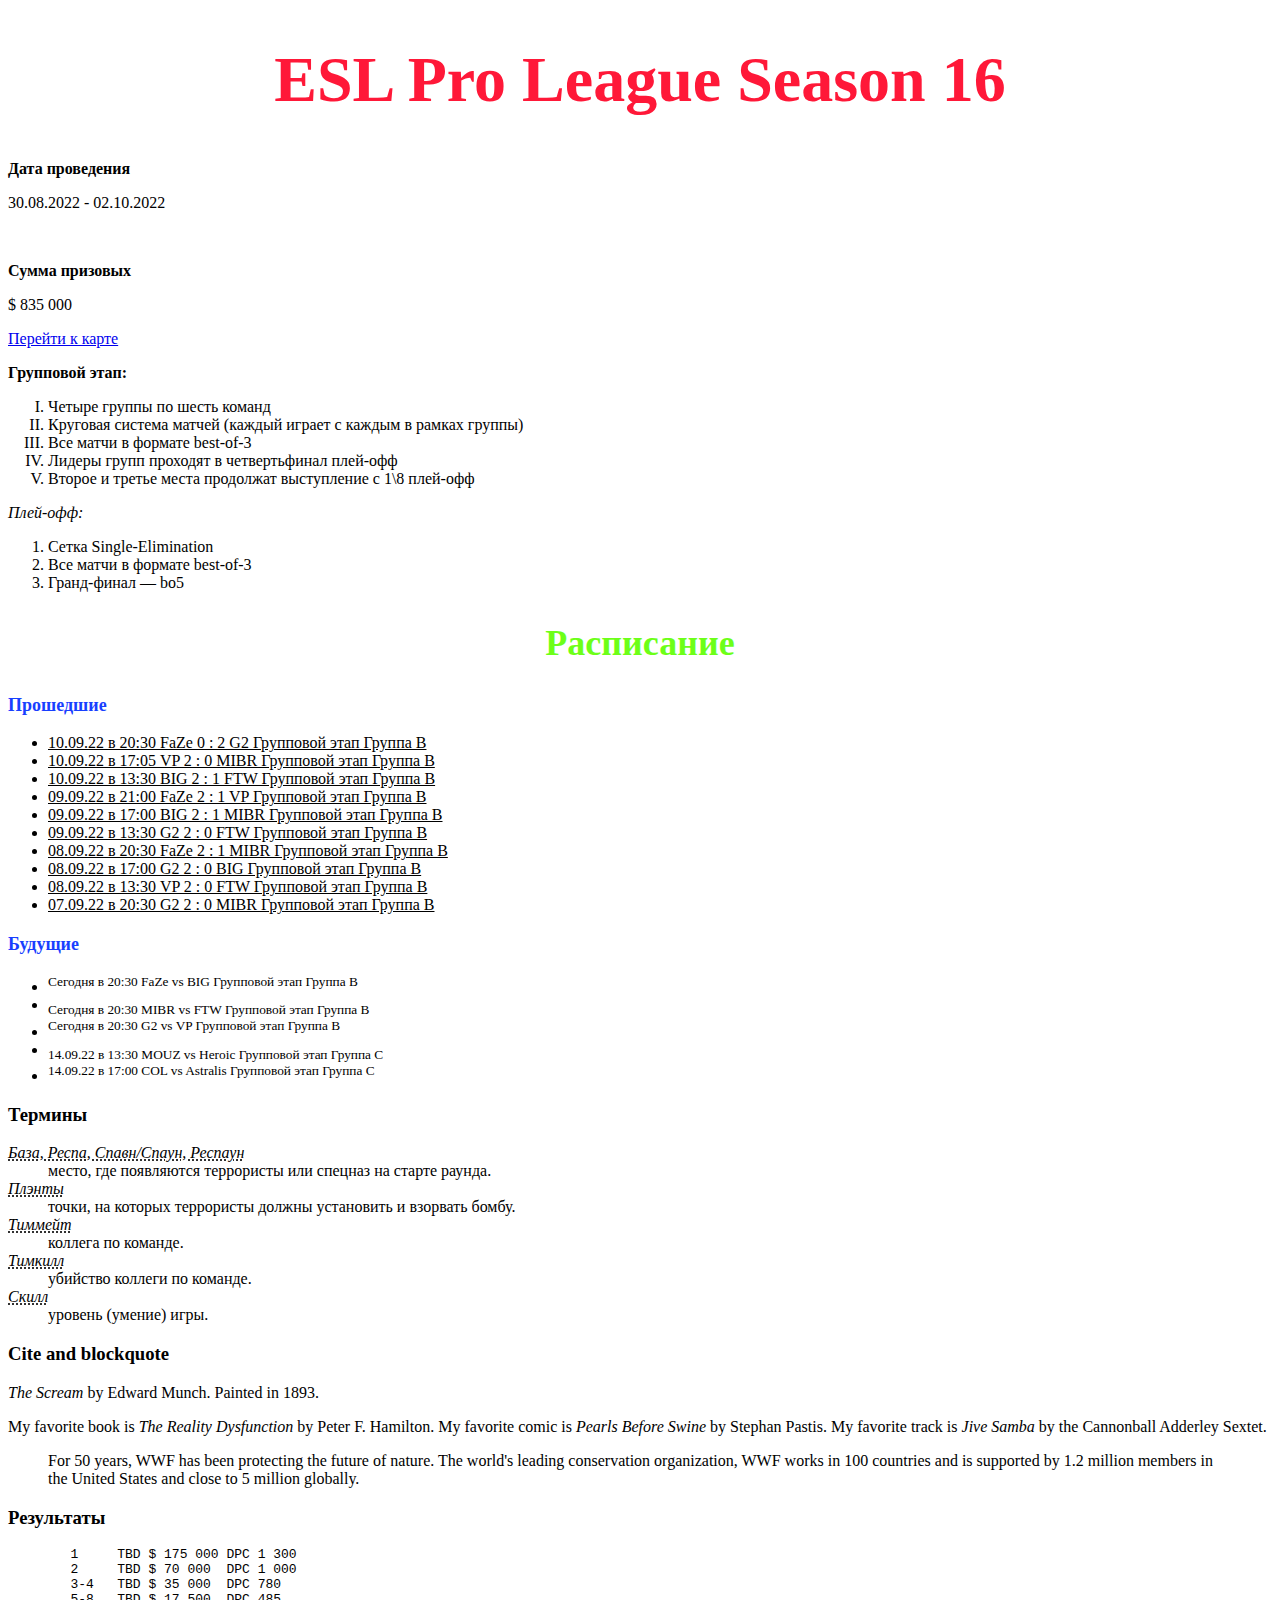
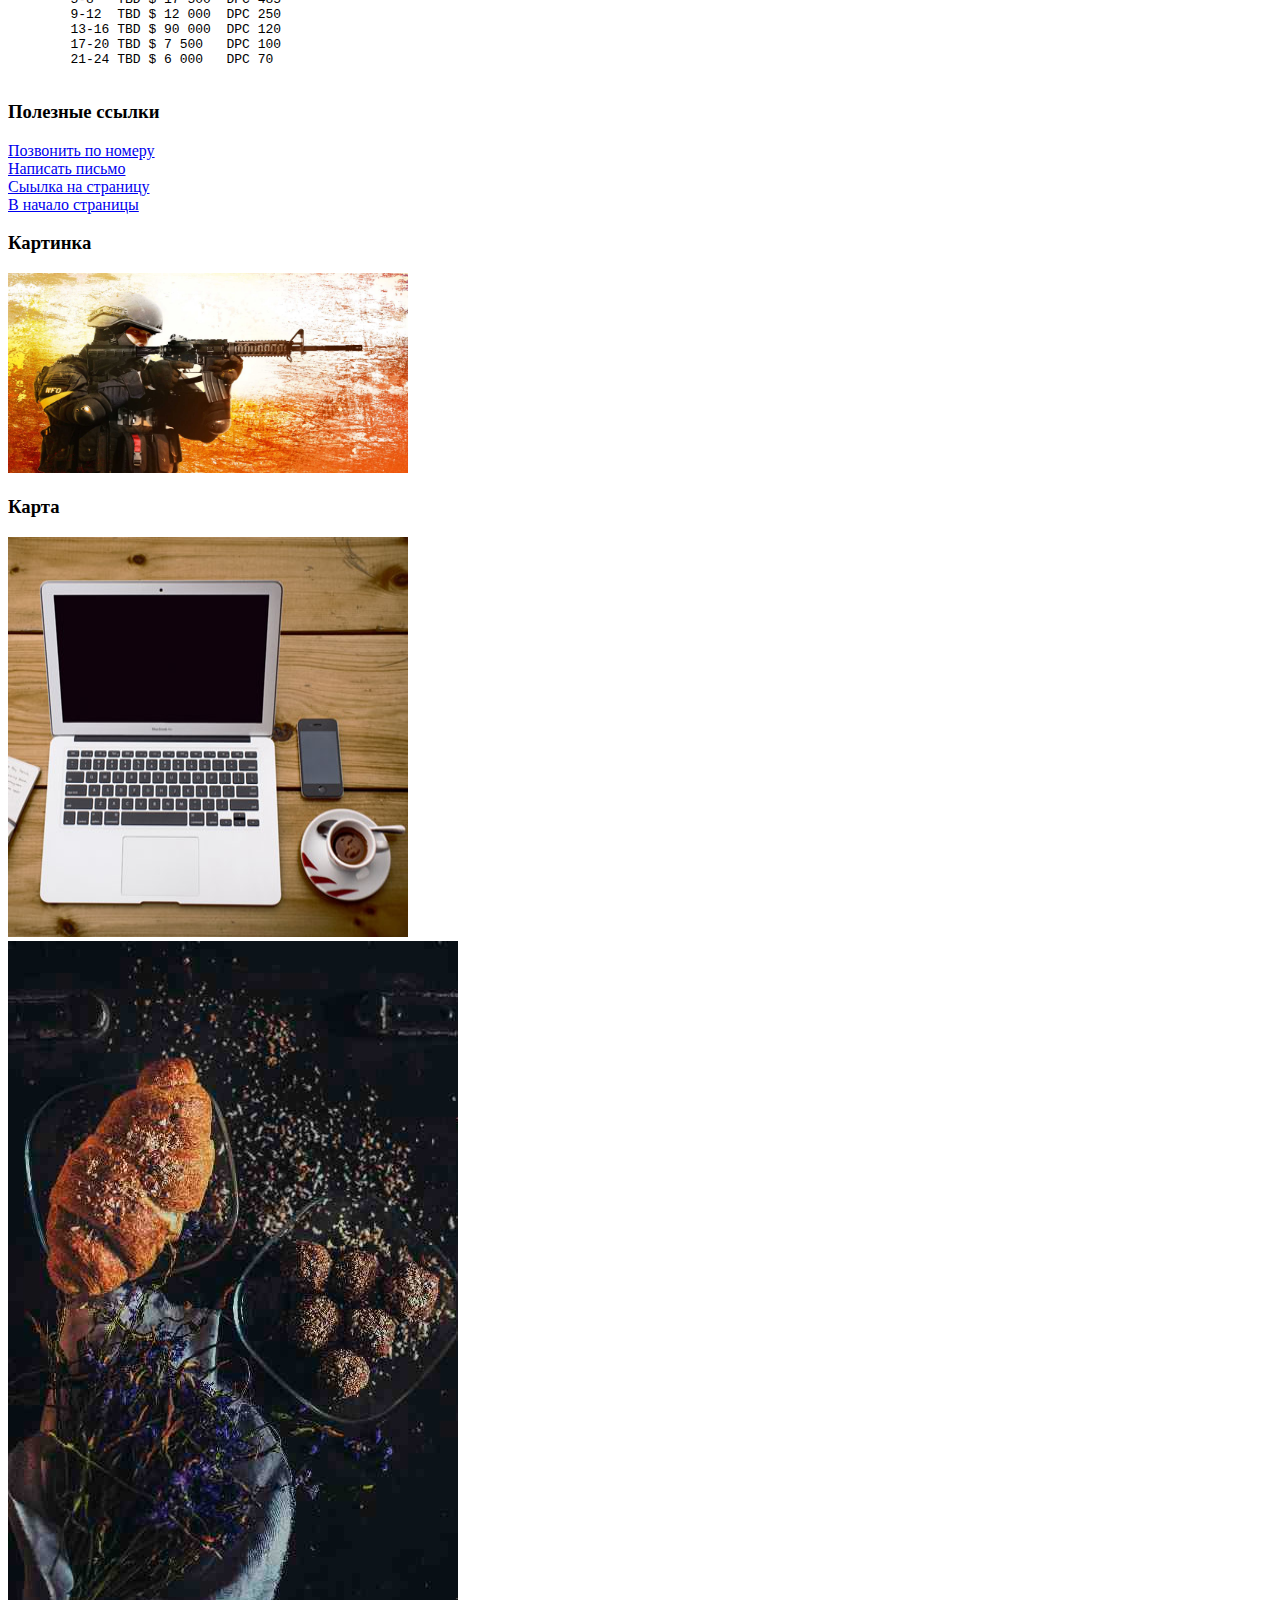
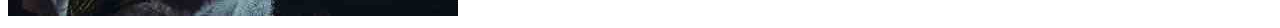
<file: 1 практическая/index.html>
<!DOCTYPE html>
<html lang="en">

<head>
        <meta charset="UTF-8">
        <meta http-equiv="X-UA-Compatible" content="IE=edge">
        <meta name="viewport" content="width=device-width, initial-scale=1.0">
        <title>Document</title>
        <link rel="icon" type="image/png" href="img/449962ad723d94e7c4cd4bf1f2721d69.jpg">
</head>

<body>
        <font color="#FF1838" size="6">
                <h1 align="center" id="Top">ESL Pro League Season 16</h1>
        </font>
        <p><b>Дата проведения</b></p>
        <p>30.08.2022 - 02.10.2022</p>
        <br>
        <p><b>Сумма призовых</b></p>
        <p>$ 835 000</p>
        <a href="#Bottom">Перейти к карте</a><br>
        <p><strong>Групповой этап:</strong></p>
        <ol type="I">
                <li>Четыре группы по шесть команд</li>
                <li>Круговая система матчей (каждый играет с каждым в рамках группы)</li>
                <li>Все матчи в формате best-of-3</li>
                <li>Лидеры групп проходят в четвертьфинал плей-офф</li>
                <li>Второе и третье места продолжат выступление с 1\8 плей-офф</li>
        </ol>
        <p><i>Плей-офф:</i></p>
        <ol>
                <li>Сетка Single-Elimination</li>
                <li>Все матчи в формате best-of-3</li>
                <li>Гранд-финал — bo5</li>
        </ol>
        <font color="#6DFF18" size="5">
                <h2 align="center" id="Shedule">Расписание</h2>
        </font>
        <p>
                <font color="#183FFF" size="4">
                        <h3>Прошедшие</h3>
                </font>
        </p>
        <ul>
                <li><u>10.09.22 в 20:30
                                FaZe
                                0
                                :
                                2
                                G2
                                Групповой этап
                                Группа B</u></li>
                <li><u>10.09.22 в 17:05
                                VP
                                2
                                :
                                0
                                MIBR
                                Групповой этап
                                Группа B</u></li>
                <li><u>10.09.22 в 13:30
                                BIG
                                2
                                :
                                1
                                FTW
                                Групповой этап
                                Группа B</u></li>
                <li><u>09.09.22 в 21:00
                                FaZe
                                2
                                :
                                1
                                VP
                                Групповой этап
                                Группа B</u></li>
                <li><u>09.09.22 в 17:00
                                BIG
                                2
                                :
                                1
                                MIBR
                                Групповой этап
                                Группа B</u></li>
                <li><u>09.09.22 в 13:30
                                G2
                                2
                                :
                                0
                                FTW
                                Групповой этап
                                Группа B</u></li>
                <li><u>08.09.22 в 20:30
                                FaZe
                                2
                                :
                                1
                                MIBR
                                Групповой этап
                                Группа B</u></li>
                <li><u>08.09.22 в 17:00
                                G2
                                2
                                :
                                0
                                BIG
                                Групповой этап
                                Группа B</u></li>
                <li><u>08.09.22 в 13:30
                                VP
                                2
                                :
                                0
                                FTW
                                Групповой этап
                                Группа B</u></li>
                <li><u>07.09.22 в 20:30
                                G2
                                2
                                :
                                0
                                MIBR
                                Групповой этап
                                Группа B</u></li>
        </ul>
        <p>
                <font color="#183FFF" size="4">
                        <h3>Будущие</h3>
                </font>
        </p>
        <ul>
                <li><sup>Сегодня в 20:30
                                FaZe
                                vs
                                BIG
                                Групповой этап
                                Группа B</sup></li>
                <li><sub>Сегодня в 20:30
                                MIBR
                                vs
                                FTW
                                Групповой этап
                                Группа B</sub></li>
                <li><sup>Сегодня в 20:30
                                G2
                                vs
                                VP
                                Групповой этап
                                Группа B</sup></li>
                <li><sub>14.09.22 в 13:30
                                MOUZ
                                vs
                                Heroic
                                Групповой этап
                                Группа C</sub></li>
                <li><sup>14.09.22 в 17:00
                                COL
                                vs
                                Astralis
                                Групповой этап
                                Группа C</sup></li>
        </ul>
        <h3>Термины</h3>
        <dl>
                <dt><em><abbr title="respawn – возрождение">База, Респа, Спавн/Спаун, Респаун</abbr></em></dt>
                <dd>место, где появляются террористы или спецназ на старте раунда.</dd>
                <dt><em><abbr title="Plant А/B">Плэнты</abbr></em></dt>
                <dd>точки, на которых террористы должны установить и взорвать бомбу.</dd>
                <dt><em><abbr title="Teammate – напарник">Тиммейт</abbr></em></dt>
                <dd>коллега по команде.</dd>
                <dt><em><abbr title="Team Kill">Тимкилл</abbr></em></dt>
                <dd>убийство коллеги по команде.</dd>
                <dt><em><abbr title="Skill">Скилл</abbr></em></dt>
                <dd>уровень (умение) игры.</dd>
        </dl>
        <h3>Cite and blockquote</h3>
        <p><cite>The Scream</cite> by Edward Munch. Painted in 1893.</p>
        <p>My favorite book is <cite>The Reality Dysfunction</cite> by
                Peter F. Hamilton. My favorite comic is <cite>Pearls Before
                        Swine</cite> by Stephan Pastis. My favorite track is <cite>Jive
                        Samba</cite> by the Cannonball Adderley Sextet.</p>
        <blockquote>
                For 50 years, WWF has been protecting the future of nature. The world's leading conservation organization, WWF
                works in 100 countries and is supported by 1.2 million members in the United States and close to 5 million
                globally.
        </blockquote>
        <h3>Результаты</h3>
        <pre>
        1     TBD $ 175 000 DPC 1 300
        2     TBD $ 70 000  DPC 1 000
        3-4   TBD $ 35 000  DPC 780
        5-8   TBD $ 17 500  DPC 485
        9-12  TBD $ 12 000  DPC 250
        13-16 TBD $ 90 000  DPC 120
        17-20 TBD $ 7 500   DPC 100
        21-24 TBD $ 6 000   DPC 70
    </pre>
        <h3>Полезные ссылки</h3>
        <a href="tel:12345678900">Позвонить по номеру</a><br>
        <a href="mailto:test@mail.ru">Написать письмо</a><br>
        <a href="https://www.cybersport.ru/tournaments/cs-go/esl-pro-league-season-16">Сыылка на страницу</a><br>
        <a href="#Top">В начало страницы</a><br>
        <h3>Картинка</h3>
        <a href="https://store.steampowered.com/app/730/CounterStrike_Global_Offensive/"><img
                        src="img/1img.jpg"
                        alt="Что-то пошло не так" width="400" height="200"></a>
        <h3 id="Bottom">Карта</h3>
        <img src="img/workplace.jpg" alt="Нет картинки" usemap="#map1" width="400"
                height="400">
        <map name="map1">
                <area shape="rect" coords="34, 44, 270, 350" alt="Computer" href="#Top">
                <area shape="circle" coords="337, 300, 44" alt="Cup of coffee" href="#Shedule">
        </map>
        <br>
        <img src="img/frenchfood.jpg" alt="Нет картинки" usemap="#map2">
        <map name="map2">
                <area shape="poly"
                        coords="140,121,181,116,204,160,204,222,191,270,140,329,85,355,58,352,37,322,40,259,103,161,128,147"
                        alt="Computer" href="#Top">
        </map>
</body>

</html>
</file>
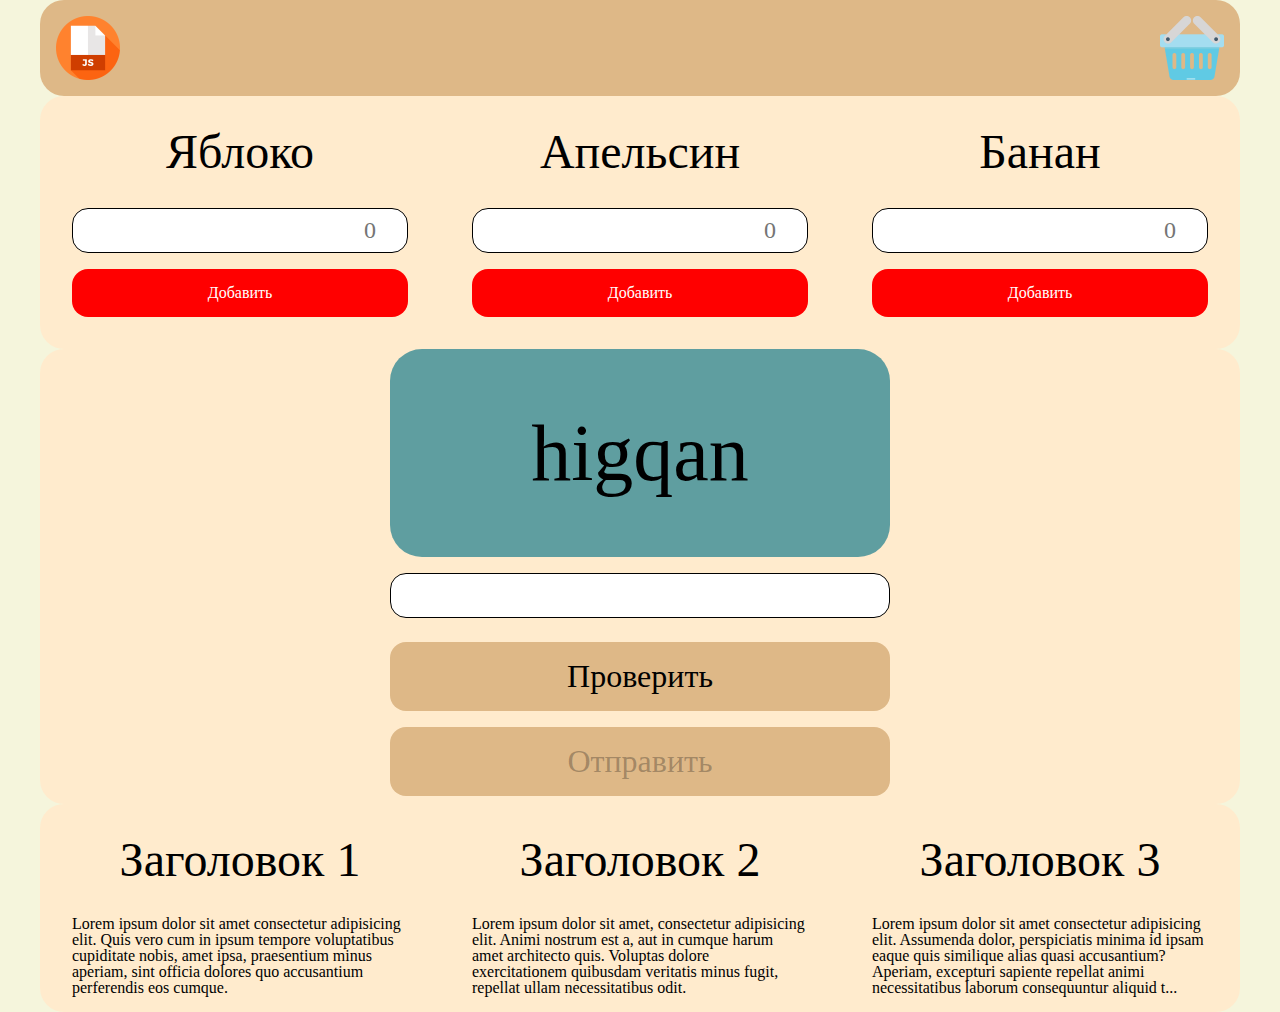
<file: 10 практическая/index.html>
<!DOCTYPE html>
<html lang="en">

<head>
    <meta charset="UTF-8">
    <meta http-equiv="X-UA-Compatible" content="IE=edge">
    <meta name="viewport" content="width=device-width, initial-scale=1.0">
    <link rel="stylesheet" href="css/style.css">
    <title>Document</title>
</head>

<body>
    <header>
        <div class="header">
            <div class="logo">
                <img src="img/js.png" alt="">
            </div>
            <div class="basket">
                <div class="img__basket">
                    <img src="img/shopping-and-commerce.png" alt="">
                </div>
                <ul class="text__basket">

                </ul>
            </div>
        </div>
    </header>
    <main>
        <div class="container">
            <div class="card">
                <div>
                    <h2 class="title title_h2">Яблоко</h2>
                </div>
                <div>
                    <input class="volume apple" type="number" placeholder="0">
                </div>
                <a class="button apple" href="#">
                    <div class="add__button">
                        Добавить
                    </div>
                </a>
            </div>
            <div class="card">
                <div>
                    <h2 class="title title_h2">Апельсин</h2>
                </div>
                <div>
                    <input class="volume orange" type="number" placeholder="0">
                </div>
                <a class="button orange" href="#">
                    <div class="add__button">
                        Добавить
                    </div>
                </a>
            </div>
            <div class="card">
                <div>
                    <h2 class="title title_h2">Банан</h2>
                </div>
                <div>
                    <input class="volume banana" type="number" placeholder="0">
                </div>
                <a class="button banana" href="#">
                    <div class="add__button">
                        Добавить
                    </div>
                </a>
            </div>
        </div>
        <div class="container">
            <div class="container__capture">
                <span class="text"></span>
                <input class="text__capture" type="text">
                <button class="check__button button__capture">Проверить</button>
                <button class="disabled__button button__capture" disabled>Отправить</button>
            </div>
        </div>
    </main>
    <footer>
        <div class="container">
            <div class="card">
                <h2 class="title title_h2">Заголовок 1</h2>
                <p class="decription">Lorem ipsum dolor sit amet consectetur adipisicing elit. Quis vero cum in ipsum
                    tempore voluptatibus cupiditate nobis, amet ipsa, praesentium minus aperiam, sint officia dolores
                    quo accusantium perferendis eos cumque.</p>
            </div>
            <div class="card">
                <h2 class="title title_h2">Заголовок 2</h2>
                <p class="decription">Lorem ipsum dolor sit amet, consectetur adipisicing elit. Animi nostrum est a, aut
                    in cumque harum amet architecto quis. Voluptas dolore exercitationem quibusdam veritatis minus
                    fugit, repellat ullam necessitatibus odit.</p>
            </div>
            <div class="card">
                <h2 class="title title_h2">Заголовок 3</h2>
                <p class="decription">Lorem ipsum dolor sit amet consectetur adipisicing elit. Assumenda dolor,
                    perspiciatis minima id ipsam eaque quis similique alias quasi accusantium? Aperiam, excepturi
                    sapiente repellat animi necessitatibus laborum consequuntur aliquid tempore.</p>
            </div>
        </div>
    </footer>
    <script src="js/script.js"></script>
</body>

</html>
</file>
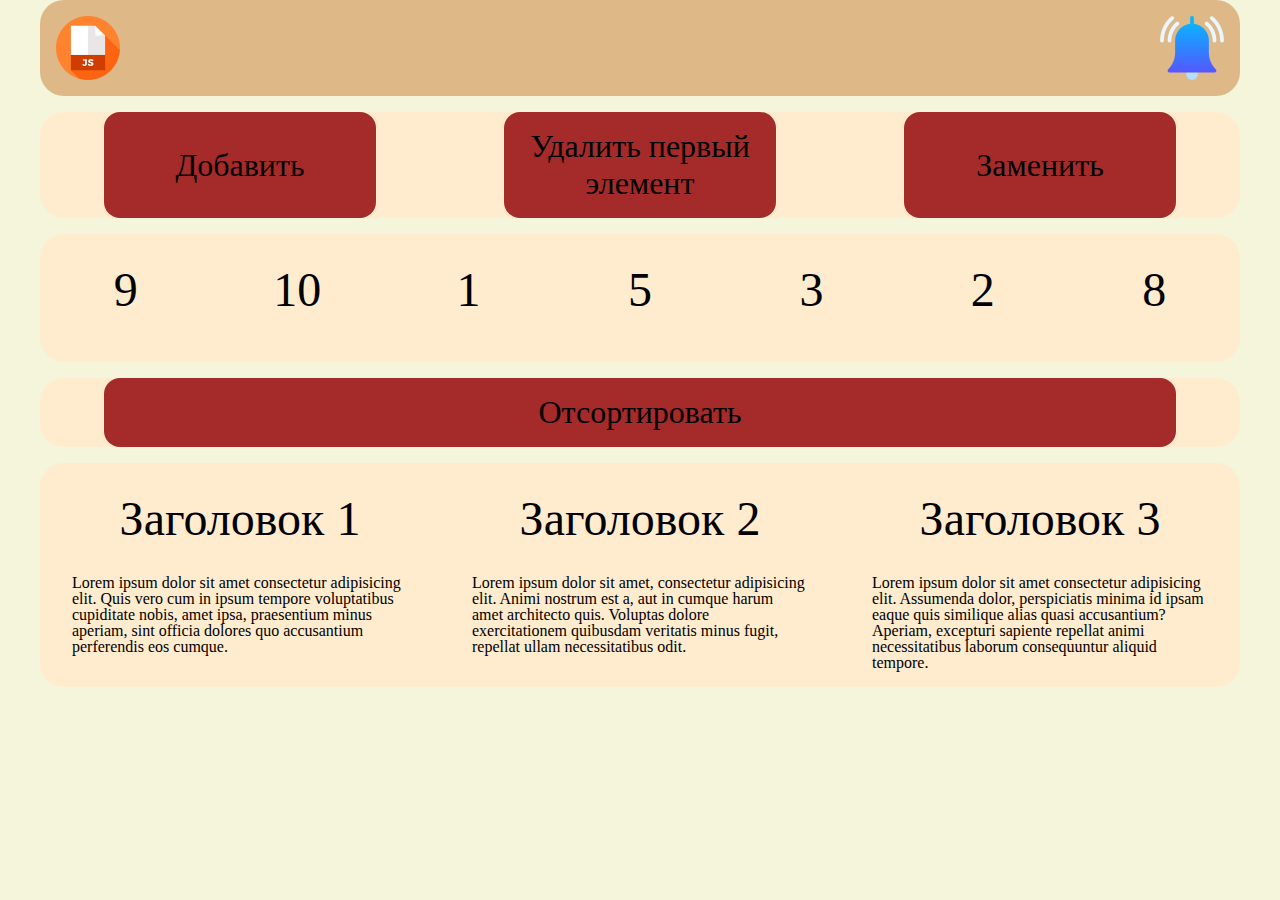
<file: 11 практическая/index.html>
<!DOCTYPE html>
<html lang="en">

<head>
    <meta charset="UTF-8">
    <meta http-equiv="X-UA-Compatible" content="IE=edge">
    <meta name="viewport" content="width=device-width, initial-scale=1.0">
    <link rel="stylesheet" href="css/style.css">
    <title>Document</title>
</head>

<body>
    <header>
        <div class="header">
            <div class="logo">
                <img src="img/js.png" alt="">
            </div>
            <div class="notification">
                <div class="img__notification">
                    <img src="img/bell-ring.png" alt="">
                </div>
                <span class="counter">0</span>
                <ul class="text__notification">

                </ul>
            </div>
        </div>
    </header>
    <main>
        <div class="container container__array">

        </div>
        <div class="container">
            <button class="button add__button">Добавить</button>
            <button class="button shift__button">Удалить первый элемент</button>
            <button class="button replace__button">Заменить</button>
        </div>
        <div class="container">
            <div class="card card2">
                <h2 class="title title_h2 array3">9</h2>
            </div>
            <div class="card card2">
                <h2 class="title title_h2 array3">10</h2>
            </div>
            <div class="card card2">
                <h2 class="title title_h2 array3">1</h2>
            </div>
            <div class="card card2">
                <h2 class="title title_h2 array3">5</h2>
            </div>
            <div class="card card2">
                <h2 class="title title_h2 array3">3</h2>
            </div>
            <div class="card card2">
                <h2 class="title title_h2 array3">2</h2>
            </div>
            <div class="card card2">
                <h2 class="title title_h2 array3">8</h2>
            </div>
        </div>
        <div class="container">
            <button class="button sort__button">Отсортировать</button>
        </div>
    </main>
    <footer>
        <div class="container">
            <div class="card">
                <h2 class="title title_h2">Заголовок 1</h2>
                <p class="decription">Lorem ipsum dolor sit amet consectetur adipisicing elit. Quis vero cum in ipsum
                    tempore voluptatibus cupiditate nobis, amet ipsa, praesentium minus aperiam, sint officia dolores
                    quo accusantium perferendis eos cumque.</p>
            </div>
            <div class="card">
                <h2 class="title title_h2">Заголовок 2</h2>
                <p class="decription">Lorem ipsum dolor sit amet, consectetur adipisicing elit. Animi nostrum est a, aut
                    in cumque harum amet architecto quis. Voluptas dolore exercitationem quibusdam veritatis minus
                    fugit, repellat ullam necessitatibus odit.</p>
            </div>
            <div class="card">
                <h2 class="title title_h2">Заголовок 3</h2>
                <p class="decription">Lorem ipsum dolor sit amet consectetur adipisicing elit. Assumenda dolor,
                    perspiciatis minima id ipsam eaque quis similique alias quasi accusantium? Aperiam, excepturi
                    sapiente repellat animi necessitatibus laborum consequuntur aliquid tempore.</p>
            </div>
        </div>
    </footer>
    <script src="js/script.js"></script>
</body>

</html>
</file>
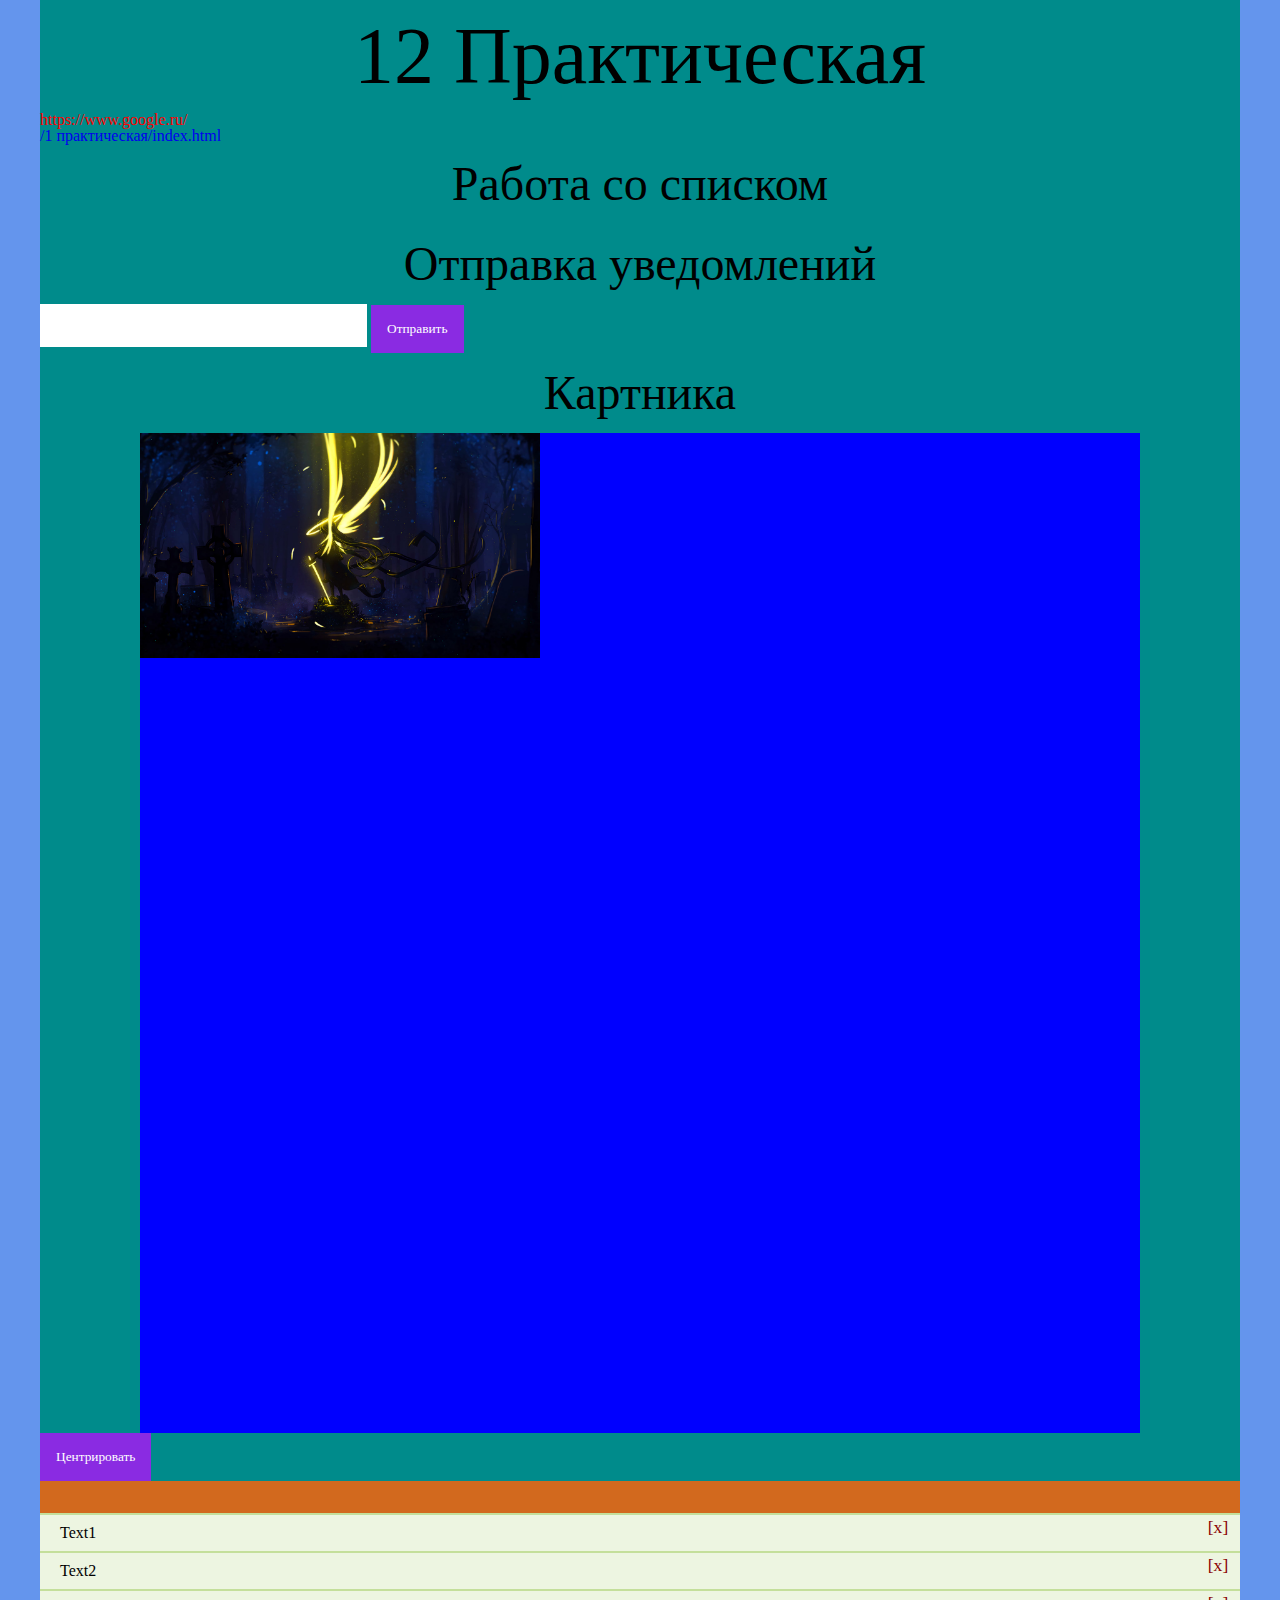
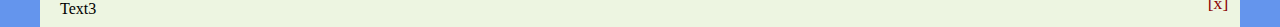
<file: 12 практическая/index.html>
<!DOCTYPE html>
<html lang="en">

<head>
    <meta charset="UTF-8">
    <meta http-equiv="X-UA-Compatible" content="IE=edge">
    <meta name="viewport" content="width=device-width, initial-scale=1.0">
    <link rel="stylesheet" href="css/style.css">
    <title>Document</title>
</head>

<body>
    <header>
        <div class="container header">
            <h1 class="title title_h1">12 Практическая</h1>
        </div>
    </header>
    <main>
        <div class="container">
            <a class="link" href="https://www.google.ru/">https://www.google.ru/</a>
            <br><a class="link" href="/1 практическая/index.html">/1 практическая/index.html</a>
        </div>
        <div class="container">
            <h2 class="title title_h2">Работа со списком</h2>
            <ul class="list"></ul>
        </div>
        <div class="container">
            <h2 class="title title_h2">Отправка уведомлений</h2>
            <input class="text__notification" type="text">
            <button class="send__notification">Отправить</button>
        </div>
        <div class="container">
            <h2 class="title title_h2">Картника</h2>
            <div class="border">
                <img src="img/angel.jpg" alt="" class="img">
            </div>
            <div>
                <button class="change">Центрировать</button>
            </div>
            <div class="coortdinate"></div>
        </div>
    </main>
    <footer>
        <div class="container">
            <div>
                <div class="pane">
                    <h3>Text1</h3>
                </div>
                <div class="pane">
                    <h3>Text2</h3>
                </div>
                <div class="pane">
                    <h3>Text3</h3>
                </div>
            </div>
        </div>
    </footer>
    <script src="js/script.js"></script>
</body>

</html>
</file>
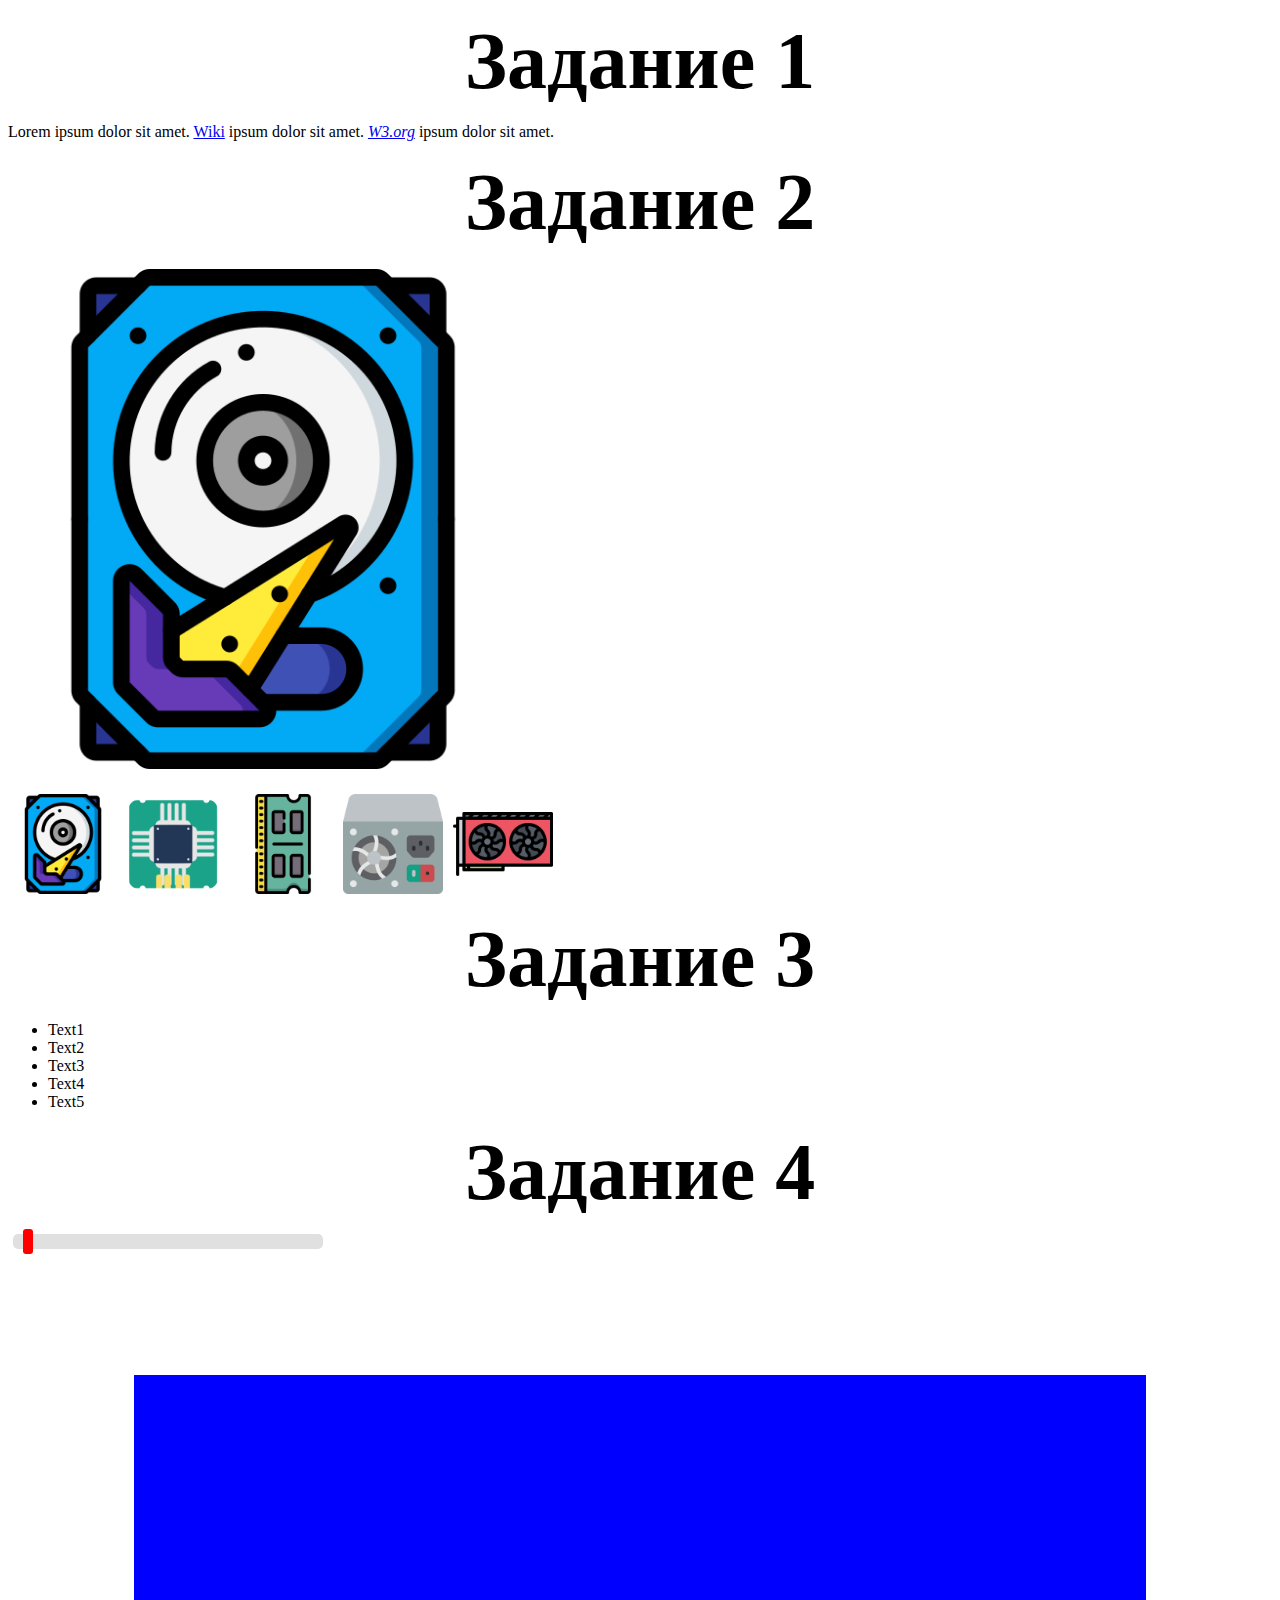
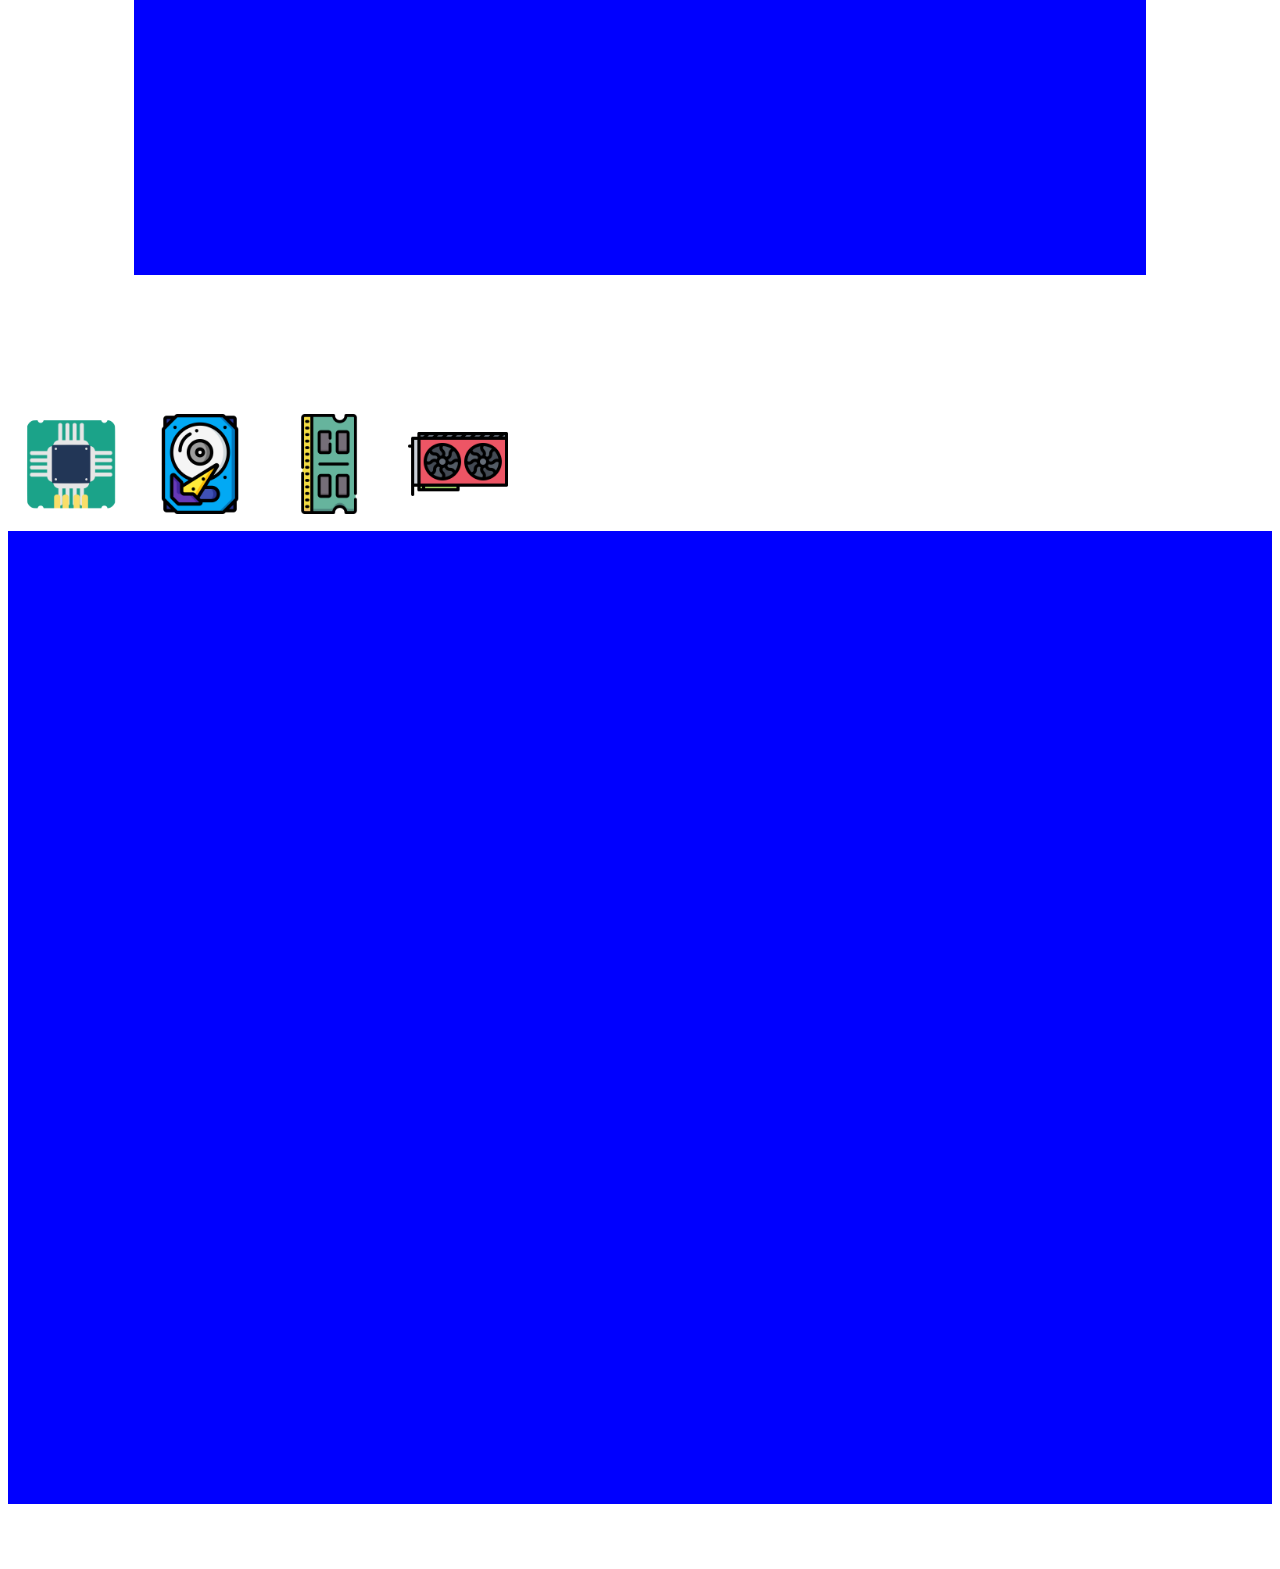
<file: 13 практическая/index.html>
<!DOCTYPE html>
<html lang="en">

<head>
    <meta charset="UTF-8">
    <meta http-equiv="X-UA-Compatible" content="IE=edge">
    <meta name="viewport" content="width=device-width, initial-scale=1.0">
    <link rel="stylesheet" href="css/style.css">
    <title>Document</title>
</head>

<body>
    <main>
        <h2>Задание 1</h2>
        <div id="contents">
            <p>
                Lorem ipsum dolor sit amet. <a href="https://wikipedia.org">Wiki</a> ipsum dolor sit amet. <a
                    href="https://w3.org"><i>W3.org</i></a> ipsum dolor sit amet.
            </p>
        </div>
        <h2>Задание 2</h2>
        <p><img id="largeImg" src="img/hdd.png" alt="Large image"></p>
        <div>
            <ul id="thumbs">
                <li class="flex">
                    <a href="img/hdd.png"><img src="img/hdd.png"></a>
                </li>
                <li class="flex">
                    <a href="img/processor.png"><img src="img/processor.png"></a>
                </li>
                <li class="flex">
                    <a href="img/ram.png"><img src="img/ram.png"></a>
                </li>
                <li class="flex">
                    <a href="img/supply.png"><img src="img/supply.png"></a>
                </li>
                <li class="flex">
                    <a href="img/video_card.png"><img src="img/video_card.png"></a>
                </li>
            </ul>
        </div>
        <h2>Задание 3</h2>
        <div>
            <ul id="ul">
                <li>Text1</li>
                <li>Text2</li>
                <li>Text3</li>
                <li>Text4</li>
                <li>Text5</li>
            </ul>
        </div>
        <h2>Задание 4</h2>
        <div id="slider" class="slider">
            <div class="thumb"></div>
        </div>
        <div id="myFigure" all_cost=0 ondrop="drop(event)" ondragover="allowDragAndDrop(event)"></div>
        <img id="myImage" cost=10 src="img/processor.png" draggable="true" ondragstart="drag(event)" width="10%"
            style="margin:1%;">
        <img id="myImage2" cost=20 src="img/hdd.png" draggable="true" ondragstart="drag(event)" width="10%"
            style="margin:1%;">
        <img id="myImage3" cost=30 src="img/ram.png" draggable="true" ondragstart="drag(event)" width="10%"
            style="margin:1%;">
        <img id="myImage4" cost=40 src="img/video_card.png" draggable="true" ondragstart="drag(event)" width="10%"
            style="margin:1%;">
        <div class="scroll_container">
            <div class="scroll_text">
                <h3 class="scroll_title _anim_items">Title</h3>
                <p class="scroll_info _anim_items">
                    Lorem ipsum dolor sit amet consectetur adipisicing elit. Eum sed voluptatum quam deserunt rem
                    laboriosam iure unde, cupiditate numquam alias odio recusandae culpa. Aut porro dolores aliquid iste
                    sunt labore.
                </p>
            </div>
        </div>
    </main>
    <script src="js/script.js"></script>
</body>

</html>
</file>
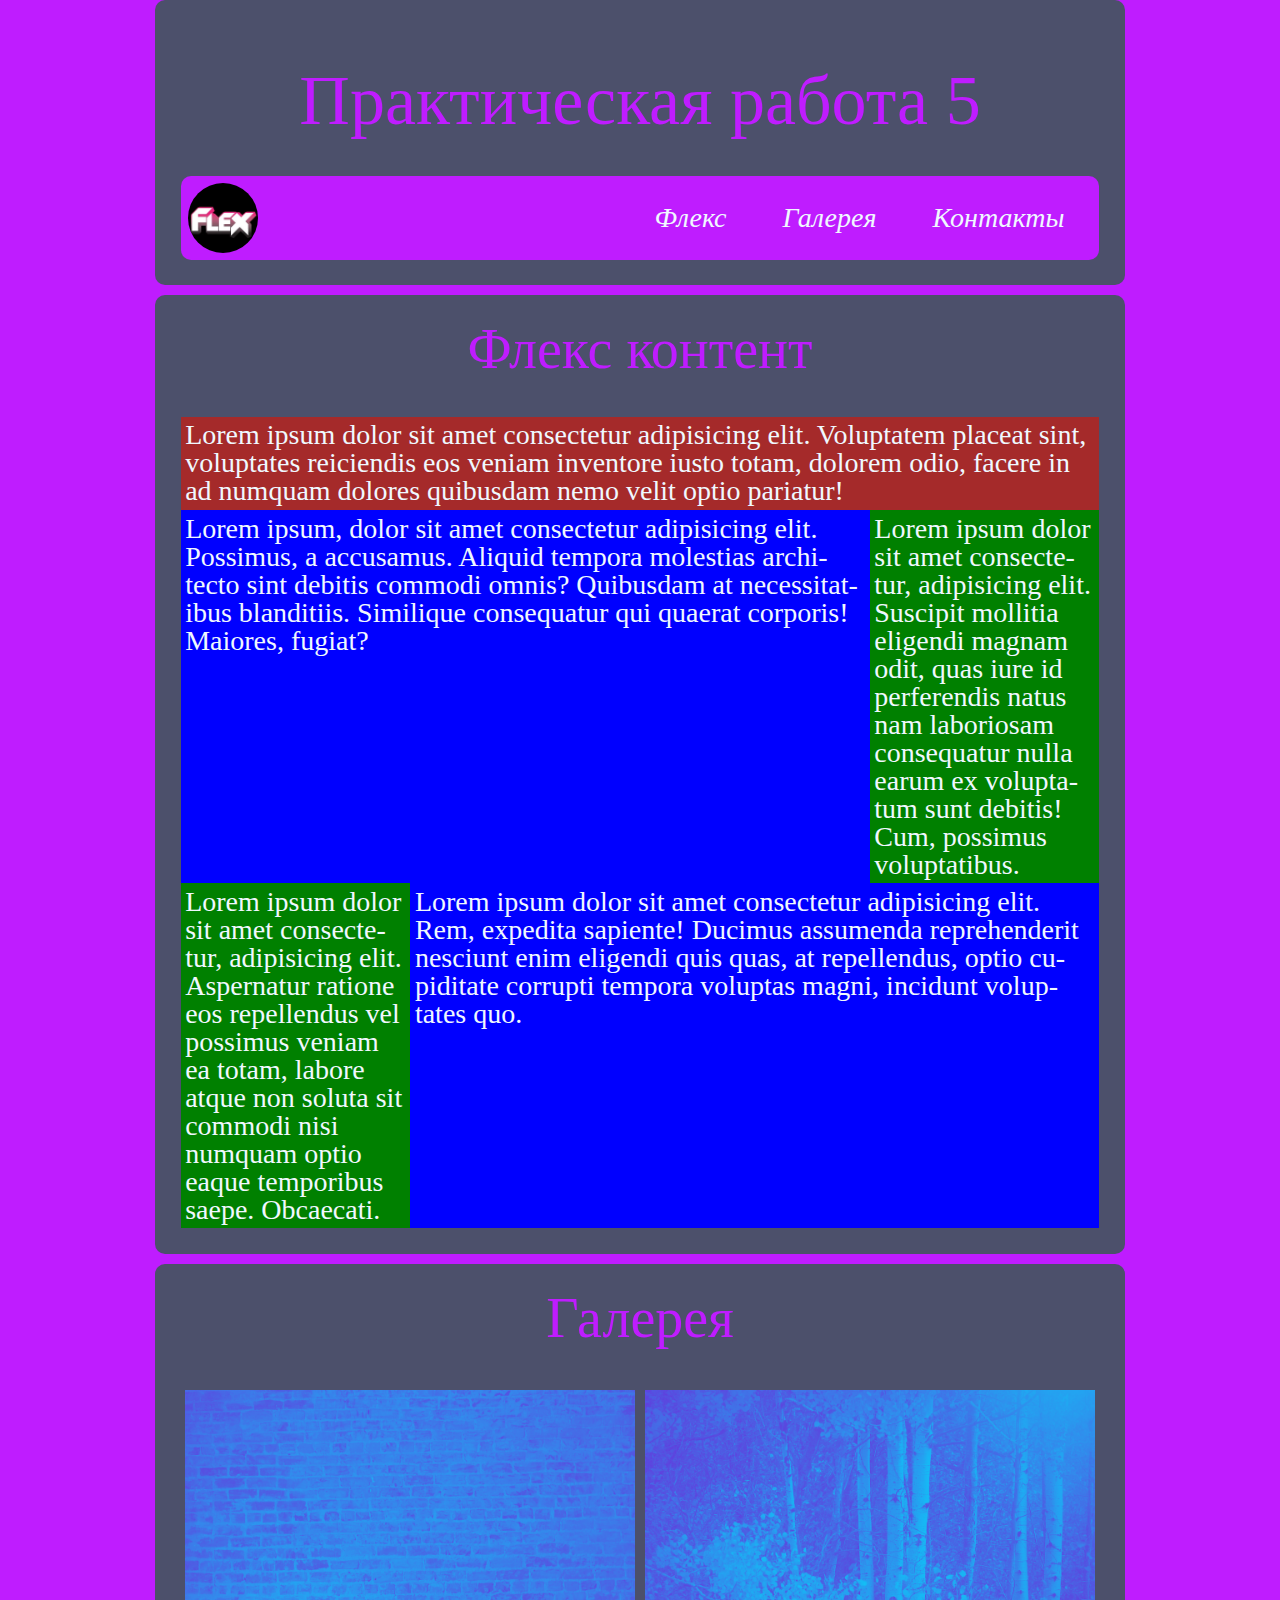
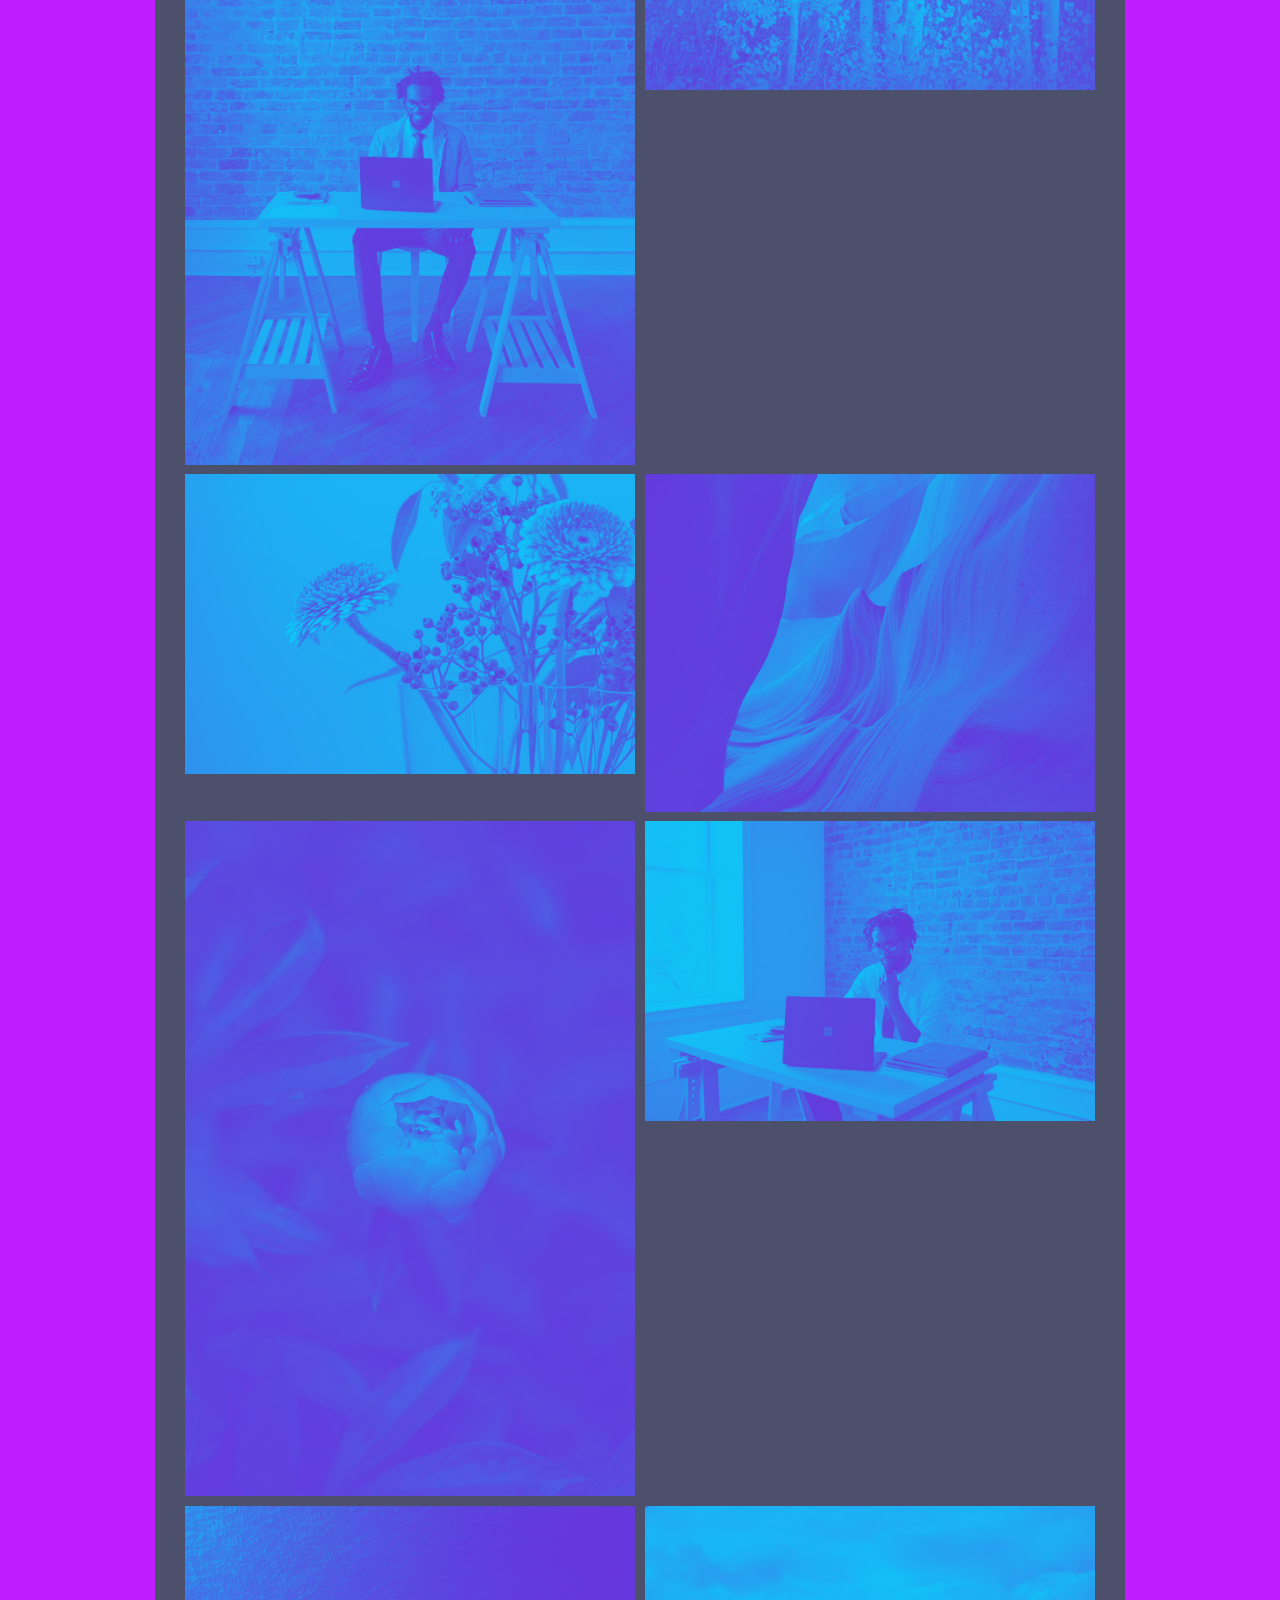
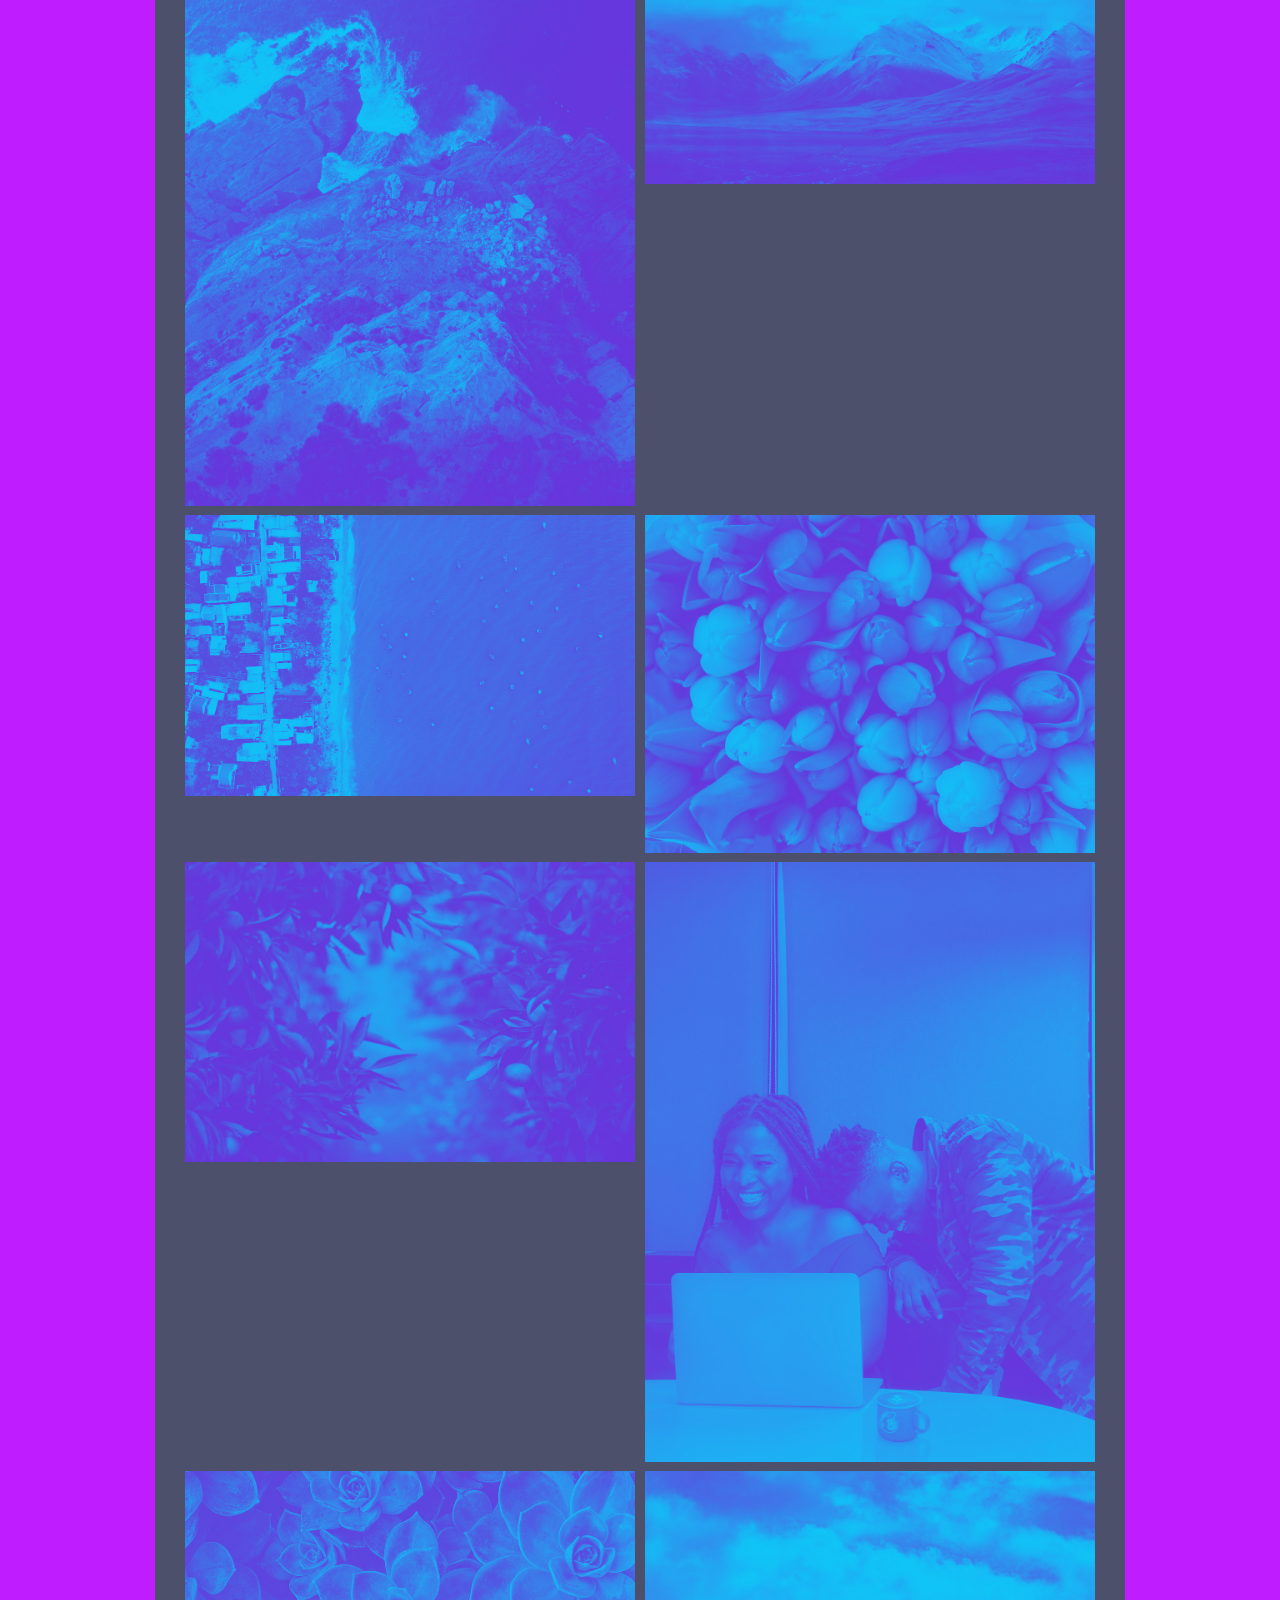
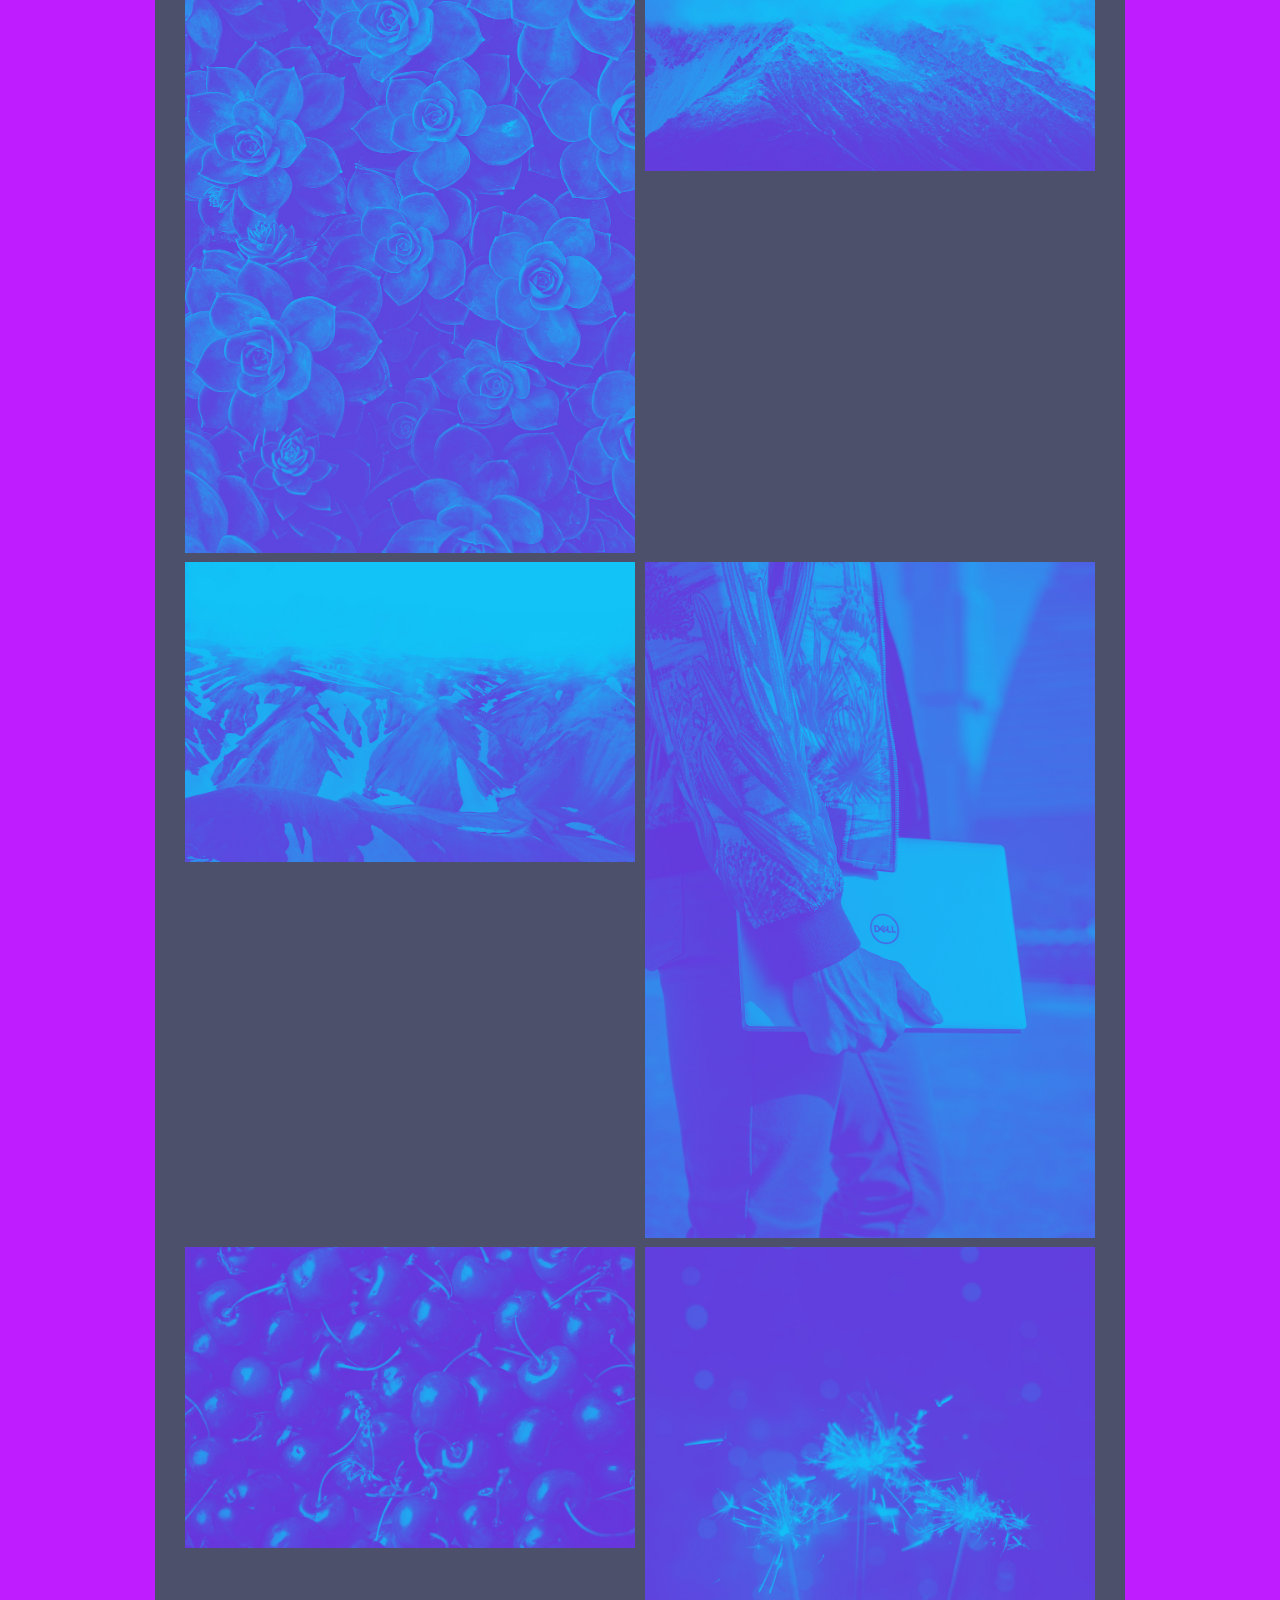
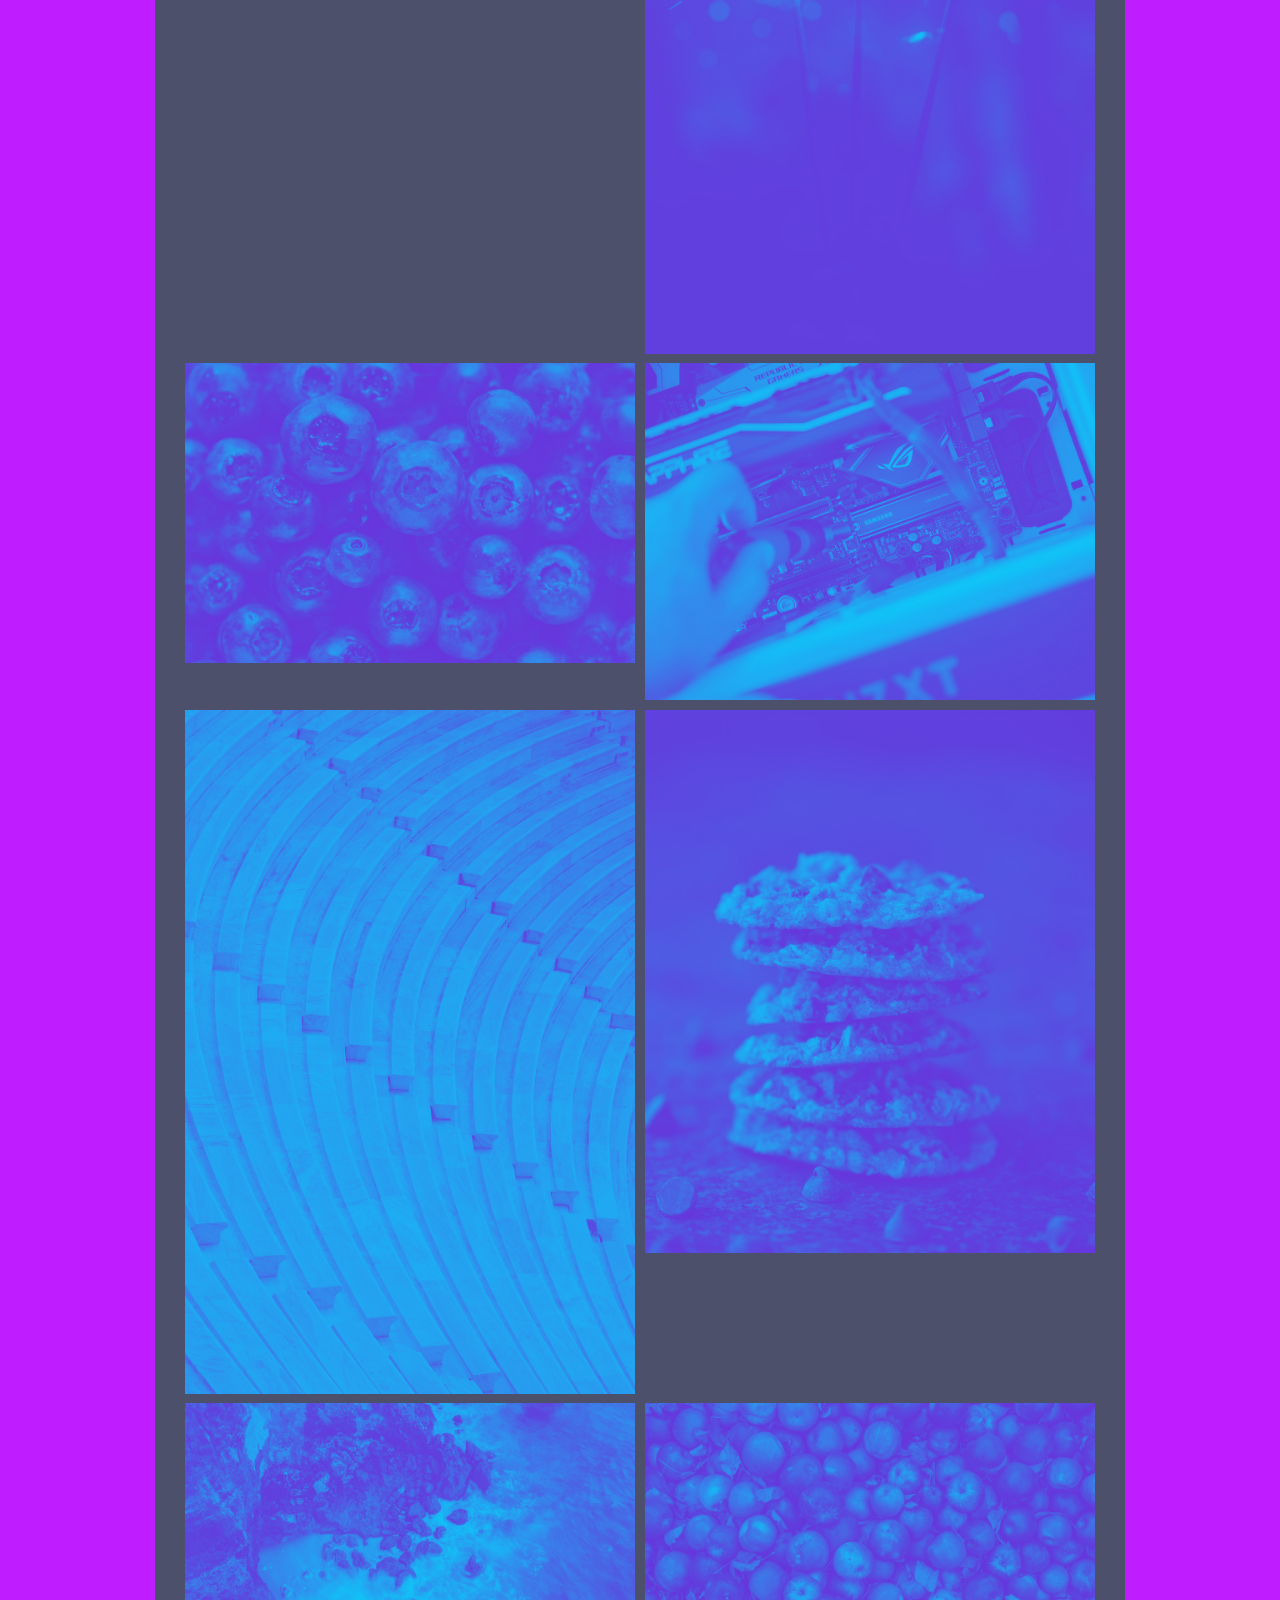
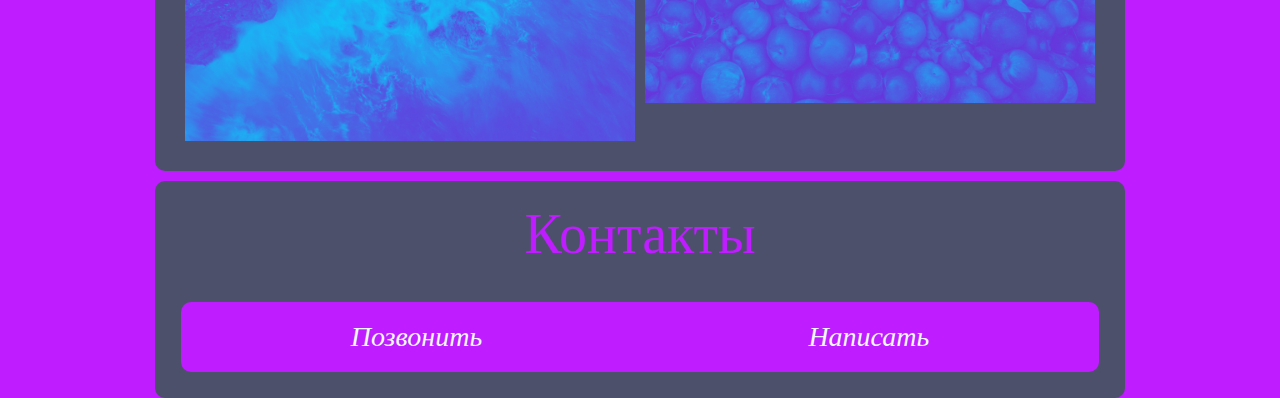
<file: 5 практическая/index.html>
<!DOCTYPE html>
<html lang="en">

<head>
    <meta charset="UTF-8">
    <meta http-equiv="X-UA-Compatible" content="IE=edge">
    <meta name="viewport" content="width=device-width, initial-scale=1.0, maximum-scale=1.0">
    <link rel="shortcut icon" href="img/logo.webp" type="image/x-icon">
    <link rel="stylesheet" href="css/style.css">
    <title>Document</title>
</head>

<body>
    <header>
        <div class="content">
            <h1 class="title">Практическая работа 5</h1>
            <div class="header__nav">
                <div class="header__logo">
                    <img class="logo" src="img/logo.webp" alt="">
                </div>
                <input id="menu-toggle" type="checkbox" />
                <label class='menu-button-container' for="menu-toggle">
                    <div class='menu-button'></div>
                </label>
                <ul class="menu__list menu__header">
                    <li class="menu__item"><a class="menu__item-color" href="#A">Флекс</a></li>
                    <li class="menu__item"><a class="menu__item-color" href="#B">Галерея</a></li>
                    <li class="menu__item"><a class="menu__item-color" href="#contacts">Контакты</a></li>
                </ul>
            </div>
        </div>
    </header>
    <main>
        <div class="content">
            <h2 class="title title-h2">Флекс контент</h2>
            <div class="content__flex">
                <div id="A" class="content__item content__item-100">Lorem ipsum dolor sit amet consectetur adipisicing
                    elit. Voluptatem placeat sint, voluptates reiciendis eos veniam inventore iusto totam, dolorem odio,
                    facere in ad numquam dolores quibusdam nemo velit optio pariatur!</div>
                <div id="B" class="content__item content__item-75">Lorem ipsum, dolor sit amet consectetur adipisicing
                    elit. Possimus, a accusamus. Aliquid tempora molestias architecto sint debitis commodi omnis?
                    Quibusdam at necessitatibus blanditiis. Similique consequatur qui quaerat corporis! Maiores, fugiat?
                </div>
                <div id="C" class="content__item content__item-25">Lorem ipsum dolor sit amet consectetur, adipisicing
                    elit. Suscipit mollitia eligendi magnam odit, quas iure id perferendis natus nam laboriosam
                    consequatur nulla earum ex voluptatum sunt debitis! Cum, possimus voluptatibus.</div>
                <div id="D" class="content__item content__item-25">Lorem ipsum dolor sit amet consectetur, adipisicing
                    elit. Aspernatur ratione eos repellendus vel possimus veniam ea totam, labore atque non soluta sit
                    commodi nisi numquam optio eaque temporibus saepe. Obcaecati.</div>
                <div id="E" class="content__item content__item-75">Lorem ipsum dolor sit amet consectetur adipisicing
                    elit. Rem, expedita sapiente! Ducimus assumenda reprehenderit nesciunt enim eligendi quis quas, at
                    repellendus, optio cupiditate corrupti tempora voluptas magni, incidunt voluptates quo.</div>
            </div>
        </div>
        <div class="content">
            <h2 class="title title-h2">Галерея</h2>
            <div class="content__flex gallery__flex">
                <div class="content__item content__item__img"><img class="gallery__img" src="img/duotone.png" alt="">
                </div>
                <div class="content__item content__item__img"><img class="gallery__img" src="img/duotone (1).png"
                        alt=""></div>
                <div class="content__item content__item__img"><img class="gallery__img" src="img/duotone (2).png"
                        alt=""></div>
                <div class="content__item content__item__img"><img class="gallery__img" src="img/duotone (3).png"
                        alt=""></div>
                <div class="content__item content__item__img"><img class="gallery__img" src="img/duotone (4).png"
                        alt=""></div>
                <div class="content__item content__item__img"><img class="gallery__img" src="img/duotone (5).png"
                        alt=""></div>
                <div class="content__item content__item__img"><img class="gallery__img" src="img/duotone (6).png"
                        alt=""></div>
                <div class="content__item content__item__img"><img class="gallery__img" src="img/duotone (7).png"
                        alt=""></div>
                <div class="content__item content__item__img"><img class="gallery__img" src="img/duotone (8).png"
                        alt=""></div>
                <div class="content__item content__item__img"><img class="gallery__img" src="img/duotone (9).png"
                        alt=""></div>
                <div class="content__item content__item__img"><img class="gallery__img" src="img/duotone (10).png"
                        alt=""></div>
                <div class="content__item content__item__img"><img class="gallery__img" src="img/duotone (11).png"
                        alt=""></div>
                <div class="content__item content__item__img"><img class="gallery__img" src="img/duotone (12).png"
                        alt=""></div>
                <div class="content__item content__item__img"><img class="gallery__img" src="img/duotone (13).png"
                        alt=""></div>
                <div class="content__item content__item__img"><img class="gallery__img" src="img/duotone (14).png"
                        alt=""></div>
                <div class="content__item content__item__img"><img class="gallery__img" src="img/duotone (15).png"
                        alt=""></div>
                <div class="content__item content__item__img"><img class="gallery__img" src="img/duotone (16).png"
                        alt=""></div>
                <div class="content__item content__item__img"><img class="gallery__img" src="img/duotone (17).png"
                        alt=""></div>
                <div class="content__item content__item__img"><img class="gallery__img" src="img/duotone (18).png"
                        alt=""></div>
                <div class="content__item content__item__img"><img class="gallery__img" src="img/duotone (19).png"
                        alt=""></div>
                <div class="content__item content__item__img"><img class="gallery__img" src="img/duotone (20).png"
                        alt=""></div>
                <div class="content__item content__item__img"><img class="gallery__img" src="img/duotone (21).png"
                        alt=""></div>
                <div class="content__item content__item__img"><img class="gallery__img" src="img/duotone (22).png"
                        alt=""></div>
                <div class="content__item content__item__img"><img class="gallery__img" src="img/duotone (23).png"
                        alt=""></div>
            </div>
        </div>
    </main>
    <footer id="contacts">
        <div class="content">
            <h2 class="title title-h2">Контакты</h2>
            <address>
                <nav class="menu">
                    <ul class="menu__list">
                        <li class="menu__item"><a class="menu__item-color" href="tel:01234567890">Позвонить</a></li>
                        <li class="menu__item"><a class="menu__item-color" href="mailto:test@mail.ru">Написать</a></li>
                    </ul>
                </nav>
            </address>
        </div>
    </footer>

</body>

</html>
</file>
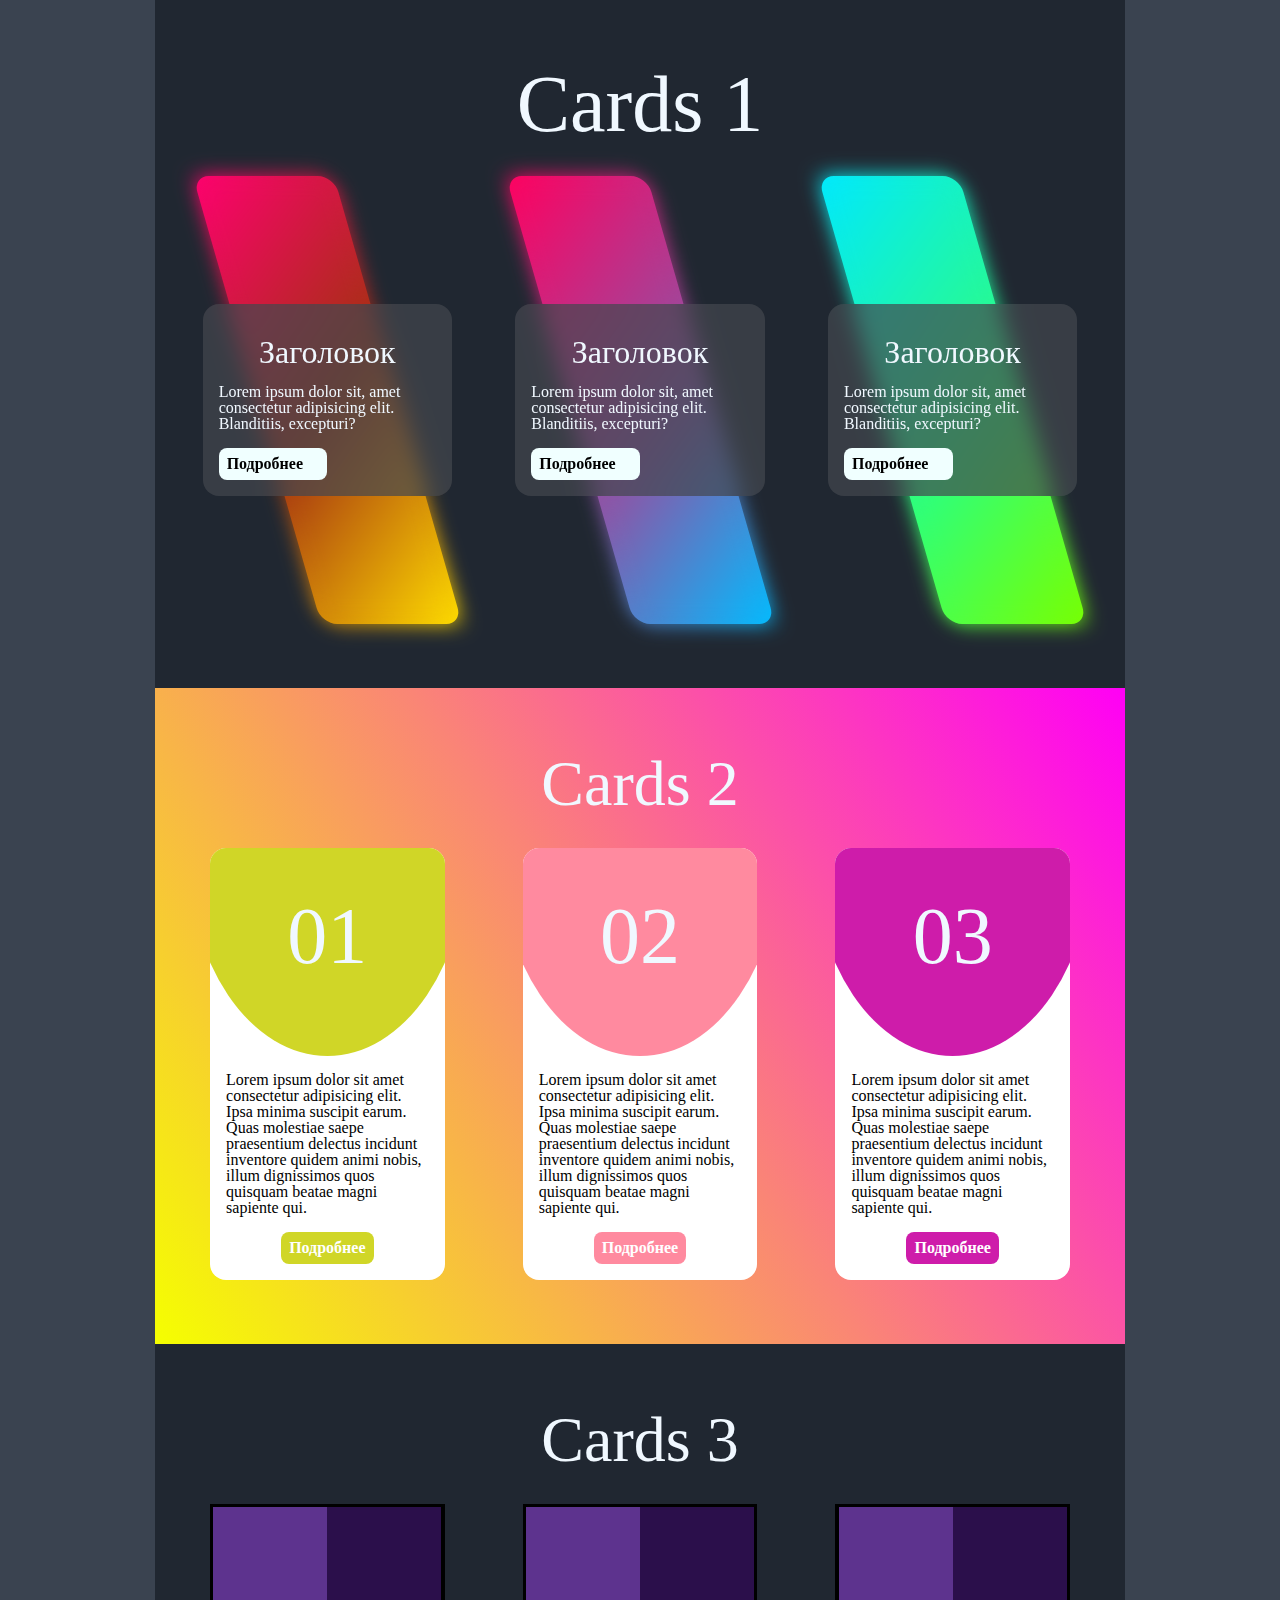
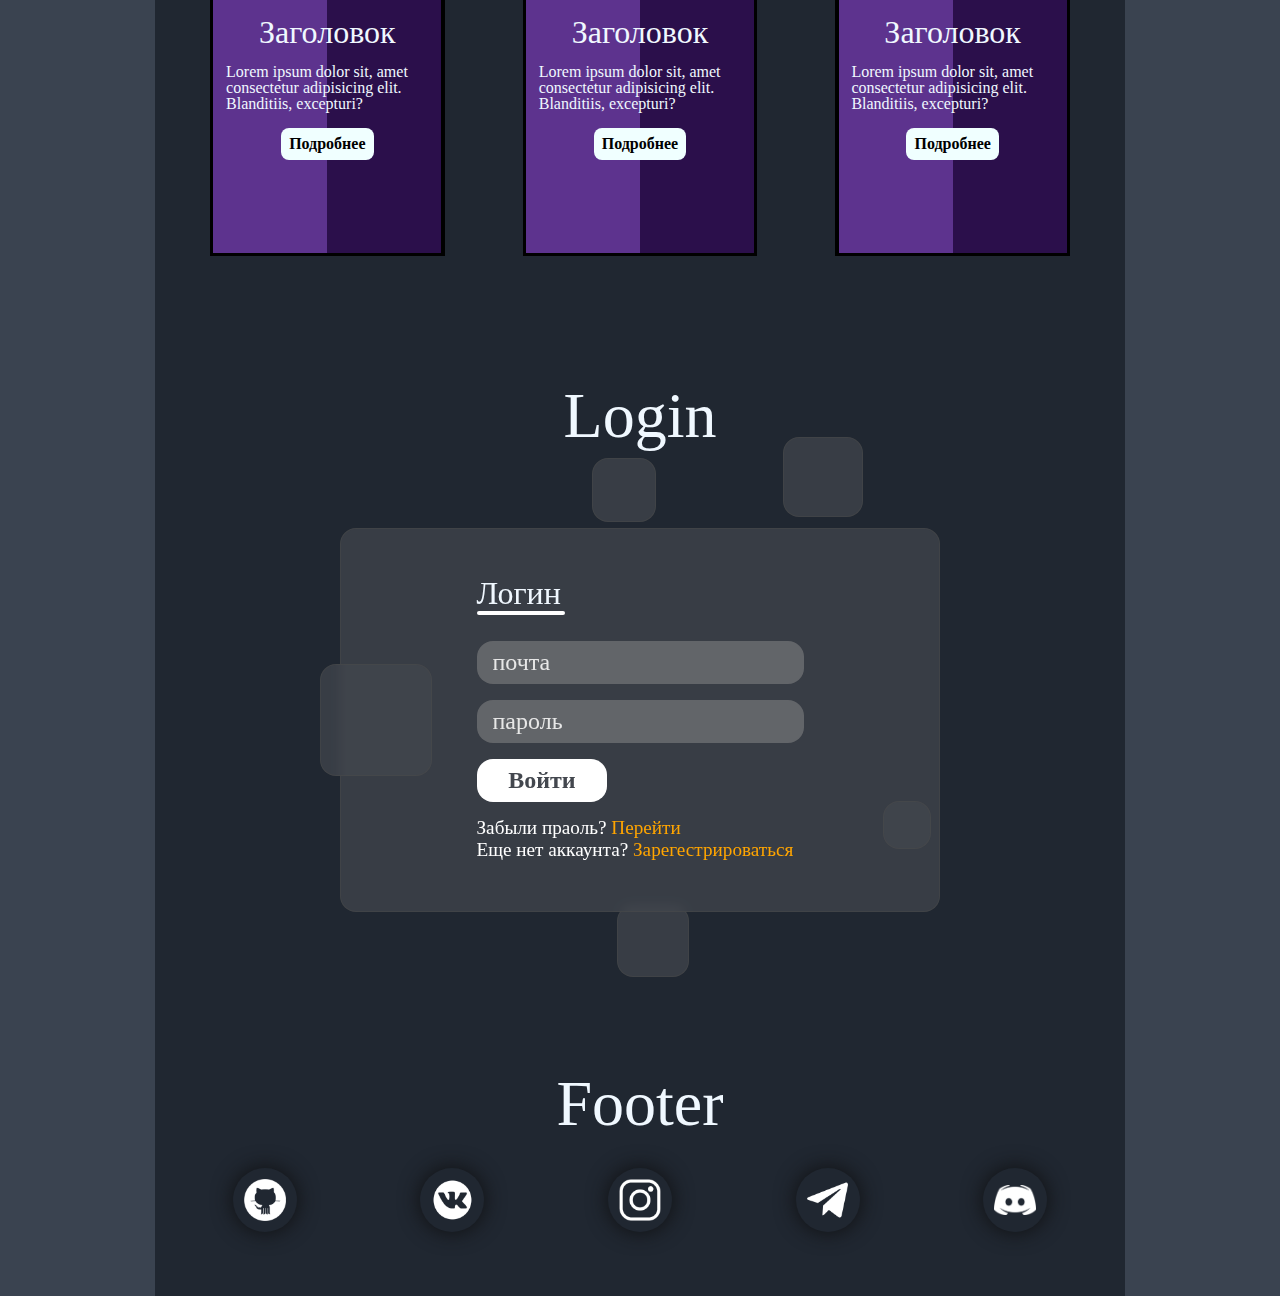
<file: 7 практическая/index.html>
<!DOCTYPE html>
<html lang="en">

<head>
    <meta charset="UTF-8">
    <meta http-equiv="X-UA-Compatible" content="IE=edge">
    <meta name="viewport" content="width=device-width, initial-scale=1.0">
    <link rel="stylesheet" href="css/style.css">
    <link rel="shortcut icon" href="img/logo.webp" type="image/x-icon">
    <title>Document</title>
</head>

<body>
    <header>
        <div class="container">
            <h1 class="title title_h1">Cards 1</h1>
            <div class="container__cards">
                <div class="container__card card__red_gradient container__card-1">
                    <div class="square-1" style="--i:0;"></div>
                    <div class="square-1" style="--i:1;"></div>
                    <div class="card card-1">
                        <h3 class="title card__title">Заголовок</h3>
                        <p class="card__desc">Lorem ipsum dolor sit, amet consectetur adipisicing elit. Blanditiis,
                            excepturi?</p>
                        <a class="card__button" href="#">Подробнее</a>
                    </div>
                </div>
                <div class="container__card card__blue_gradient container__card-1">
                    <div class="square-1" style="--i:0;"></div>
                    <div class="square-1" style="--i:1;"></div>
                    <div class="card card-1">
                        <h3 class="title card__title">Заголовок</h3>
                        <p class="card__desc">Lorem ipsum dolor sit, amet consectetur adipisicing elit. Blanditiis,
                            excepturi?</p>
                        <a class="card__button" href="#">Подробнее</a>
                    </div>
                </div>
                <div class="container__card card__green_gradient container__card-1">
                    <div class="square-1" style="--i:0;"></div>
                    <div class="square-1" style="--i:1;"></div>
                    <div class="card card-1">
                        <h3 class="title card__title">Заголовок</h3>
                        <p class="card__desc">Lorem ipsum dolor sit, amet consectetur adipisicing elit. Blanditiis,
                            excepturi?</p>
                        <a class="card__button" href="#">Подробнее</a>
                    </div>
                </div>
            </div>
        </div>
    </header>
    <main>
        <div class="container container_gradient">
            <h2 class="title title_h2">Cards 2</h2>
            <div class="container__cards">
                <div class="card card-2 card-yellow">
                    <h3 class="title card__title">01</h3>
                    <p class="card__desc">Lorem ipsum dolor sit amet consectetur adipisicing elit. Ipsa minima
                        suscipit earum. Quas molestiae saepe praesentium delectus incidunt inventore quidem animi
                        nobis, illum dignissimos quos quisquam beatae magni sapiente qui.</p>
                    <a class="card__button card__button-2" href="#">Подробнее</a>
                </div>
                <div class="card card-2 card-pink">
                    <h3 class="title card__title">02</h3>
                    <p class="card__desc">Lorem ipsum dolor sit amet consectetur adipisicing elit. Ipsa minima
                        suscipit earum. Quas molestiae saepe praesentium delectus incidunt inventore quidem animi
                        nobis, illum dignissimos quos quisquam beatae magni sapiente qui.</p>
                    <a class="card__button card__button-2" href="#">Подробнее</a>
                </div>
                <div class="card card-2 card-purple">
                    <h3 class="title card__title">03</h3>
                    <p class="card__desc">Lorem ipsum dolor sit amet consectetur adipisicing elit. Ipsa minima
                        suscipit earum. Quas molestiae saepe praesentium delectus incidunt inventore quidem animi
                        nobis, illum dignissimos quos quisquam beatae magni sapiente qui.</p>
                    <a class="card__button card__button-2" href="#">Подробнее</a>
                </div>
            </div>
        </div>
        <div class="container">
            <h2 class="title title_h2">Cards 3</h2>
            <div class="container__cards container__cards-3">
                <div class="card card-3">
                    <h3 class="title card__title">Заголовок</h3>
                    <p class="card__desc">Lorem ipsum dolor sit, amet consectetur adipisicing elit. Blanditiis,
                        excepturi?</p>
                    <a class="card__button card__button-2" href="#">Подробнее</a>
                </div>
                <div class="card card-3">
                    <h3 class="title card__title">Заголовок</h3>
                    <p class="card__desc">Lorem ipsum dolor sit, amet consectetur adipisicing elit. Blanditiis,
                        excepturi?</p>
                    <a class="card__button card__button-2" href="#">Подробнее</a>
                </div>
                <div class="card card-3">
                    <h3 class="title card__title">Заголовок</h3>
                    <p class="card__desc">Lorem ipsum dolor sit, amet consectetur adipisicing elit. Blanditiis,
                        excepturi?</p>
                    <a class="card__button card__button-2" href="#">Подробнее</a>
                </div>
            </div>
        </div>
        <div class="container container__login">
            <h2 class="title title_h2 title_h2__login">Login</h2>
            <div class="square-2" style="--i:0;"></div>
            <div class="square-2" style="--i:1;"></div>
            <div class="square-2" style="--i:2;"></div>
            <div class="square-2" style="--i:3;"></div>
            <div class="square-2" style="--i:4;"></div>
            <div class="form">
                <form action="">
                    <h3 class="title__login">Логин</h3>
                    <div class="input__box">
                        <input type="email" placeholder="почта">
                    </div>
                    <div class="input__box">
                        <input type="password" placeholder="пароль">
                    </div>
                    <div class="input__box">
                        <input type="submit" value="Войти">
                    </div>
                    <p class="forget">Забыли праоль? <a href="#">Перейти</a></p>
                    <p class="forget">Еще нет аккаунта? <a href="#">Зарегестрироваться</a></p>
                </form>
            </div>
        </div>
    </main>
    <footer>
        <div class="container">
            <h2 class="title title_h2">Footer</h2>
            <div class="container__buttons">
                <a href="#">
                    <div class="container__button">
                        <div class="button">
                            <img class="button__image" src="img/github.png" alt="">
                        </div>
                    </div>
                </a>
                <a href="#">
                    <div class="container__button">
                        <div class="button">
                            <img class="button__image" src="img/vk.png" alt="">
                        </div>
                    </div>
                </a>
                <a href="#">
                    <div class="container__button">
                        <div class="button">
                            <img class="button__image" src="img/insta.png" alt="">
                        </div>
                    </div>
                </a>
                <a href="#">
                    <div class="container__button">
                        <div class="button">
                            <img class="button__image" src="img/telegram.png" alt="">
                        </div>
                    </div>
                </a>
                <a href="#">
                    <div class="container__button">
                        <div class="button">
                            <img class="button__image" src="img/discord.png" alt="">
                        </div>
                    </div>
                </a>
            </div>
        </div>
    </footer>
</body>

</html>
</file>
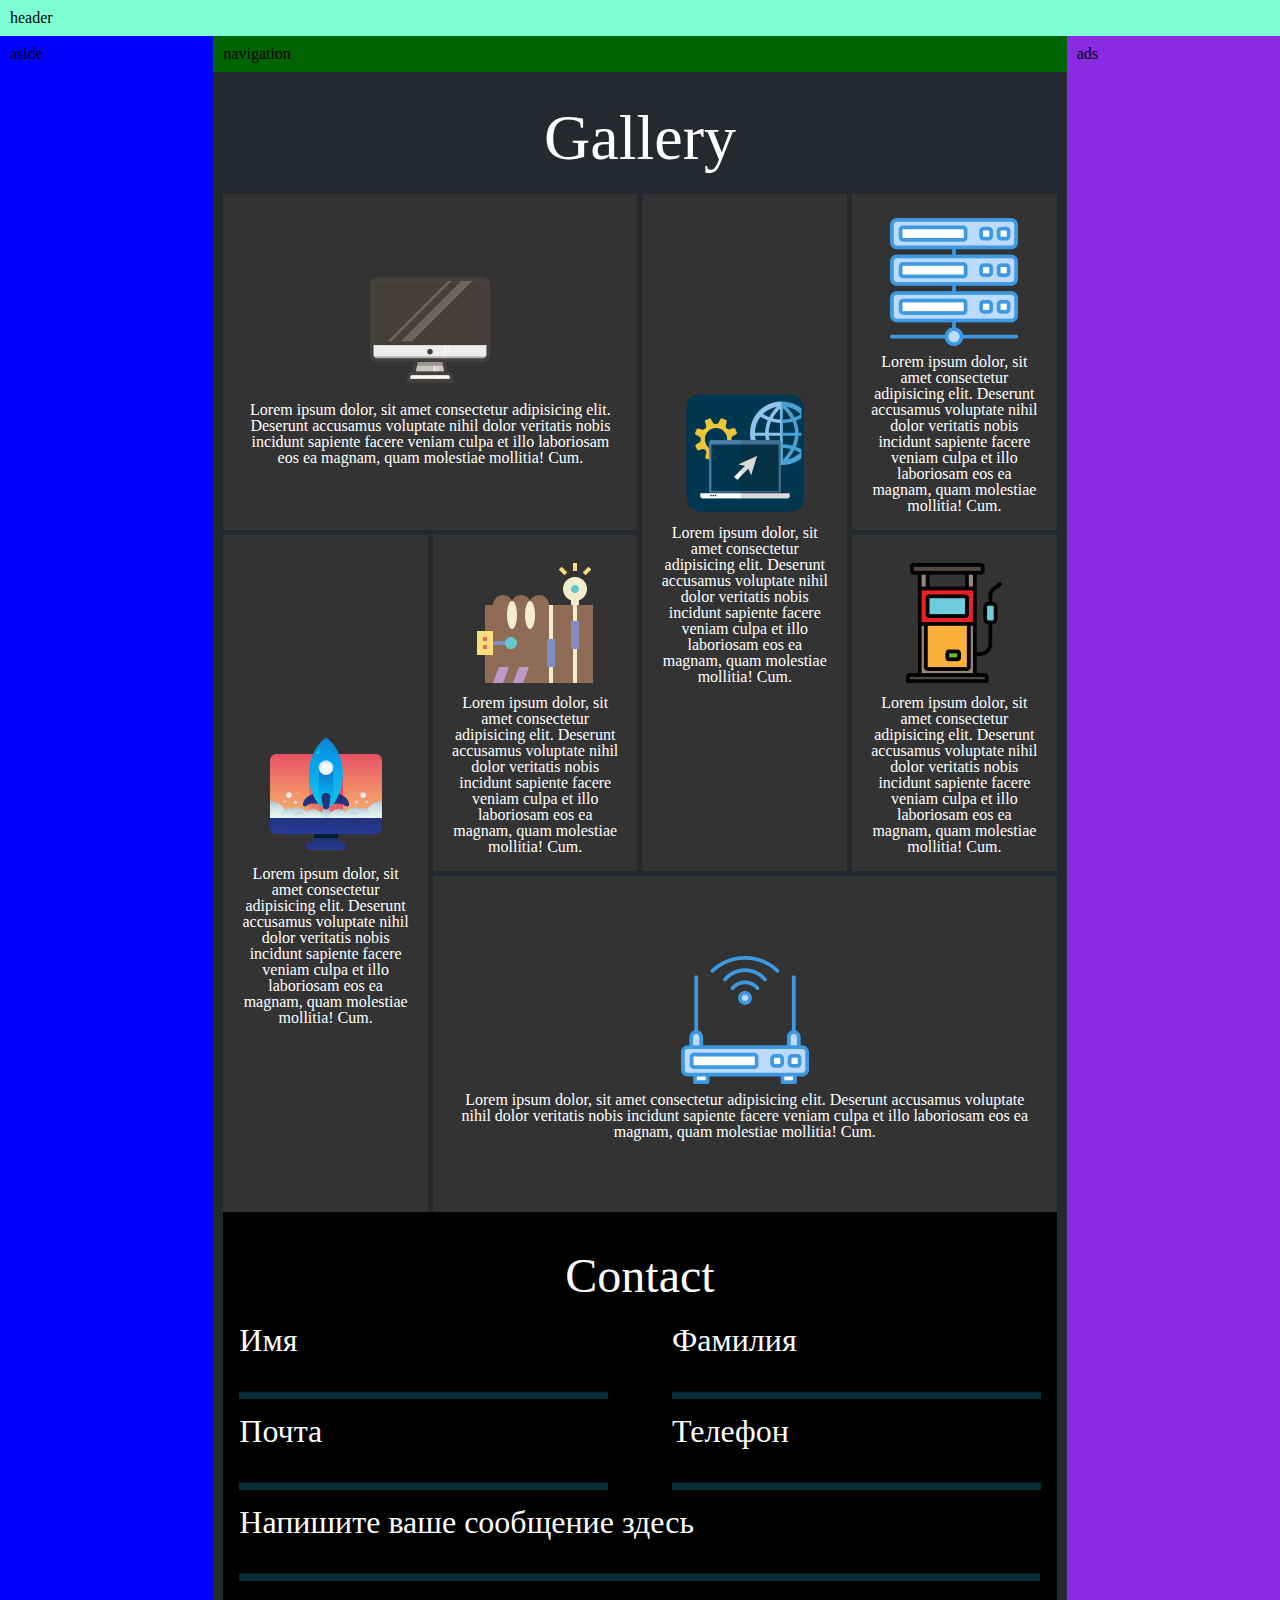
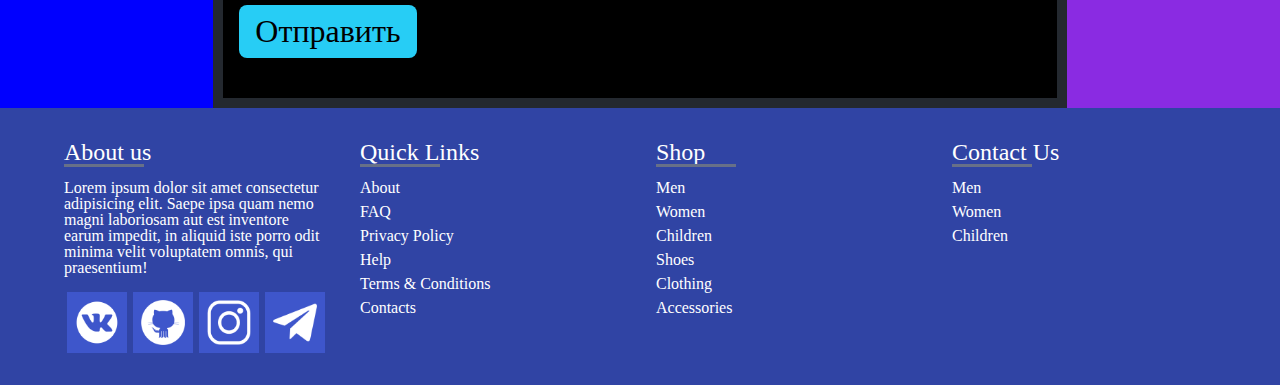
<file: 8 практическая/index.html>
<!DOCTYPE html>
<html lang="en">

<head>
    <meta charset="UTF-8">
    <meta http-equiv="X-UA-Compatible" content="IE=edge">
    <meta name="viewport" content="width=device-width, initial-scale=1.0">
    <link rel="stylesheet" href="css/style.css">
    <title>Document</title>
</head>

<body>
    <header class="header">
        header
    </header>
    <nav class="navigation">
        navigation
    </nav>
    <main class="main">
        <h1 class="title-h1 title">Gallery</h1>
        <div class="gallery">
            <div class="gallery__img long_img">
                <div class="img">
                    <img src="img/mac_icon.png" alt="">
                </div>
                <p>
                    Lorem ipsum dolor, sit amet consectetur adipisicing elit. Deserunt accusamus voluptate nihil dolor
                    veritatis nobis incidunt sapiente facere veniam culpa et illo laboriosam eos ea magnam, quam
                    molestiae mollitia! Cum.
                </p>
            </div>
            <div class="gallery__img height_img height_img_1">
                <div class="img">
                    <img src="img/laptop_icon.png" alt="">
                </div>
                <p>
                    Lorem ipsum dolor, sit amet consectetur adipisicing elit. Deserunt accusamus voluptate nihil dolor
                    veritatis nobis incidunt sapiente facere veniam culpa et illo laboriosam eos ea magnam, quam
                    molestiae mollitia! Cum.
                </p>
            </div>
            <div class="gallery__img">
                <div class="img">
                    <img src="img/server_technology_icon.png" alt="">
                </div>
                <p>
                    Lorem ipsum dolor, sit amet consectetur adipisicing elit. Deserunt accusamus voluptate nihil dolor
                    veritatis nobis incidunt sapiente facere veniam culpa et illo laboriosam eos ea magnam, quam
                    molestiae mollitia! Cum.
                </p>
            </div>
            <div class="gallery__img height_img height_img_2">
                <div class="img">
                    <img src="img/rocket_startup_icon.png" alt="">
                </div>
                <p>
                    Lorem ipsum dolor, sit amet consectetur adipisicing elit. Deserunt accusamus voluptate nihil dolor
                    veritatis nobis incidunt sapiente facere veniam culpa et illo laboriosam eos ea magnam, quam
                    molestiae mollitia! Cum.
                </p>
            </div>
            <div class="gallery__img">
                <div class="img">
                    <img src="img/circuit_icon.png" alt="">
                </div>
                <p>
                    Lorem ipsum dolor, sit amet consectetur adipisicing elit. Deserunt accusamus voluptate nihil dolor
                    veritatis nobis incidunt sapiente facere veniam culpa et illo laboriosam eos ea magnam, quam
                    molestiae mollitia! Cum.
                </p>
            </div>
            <div class="gallery__img">
                <div class="img">
                    <img src="img/fuel-station_icon.png" alt="">
                </div>
                <p>
                    Lorem ipsum dolor, sit amet consectetur adipisicing elit. Deserunt accusamus voluptate nihil dolor
                    veritatis nobis incidunt sapiente facere veniam culpa et illo laboriosam eos ea magnam, quam
                    molestiae mollitia! Cum.
                </p>
            </div>
            <div class="gallery__img long_long_img">
                <div class="img">
                    <img src="img/router_computer_icon.png" alt="">
                </div>
                <p>
                    Lorem ipsum dolor, sit amet consectetur adipisicing elit. Deserunt accusamus voluptate nihil dolor
                    veritatis nobis incidunt sapiente facere veniam culpa et illo laboriosam eos ea magnam, quam
                    molestiae mollitia! Cum.
                </p>
            </div>
        </div>
        <div class="form__container">
            <h2 class="title title-h2">Contact</h2>
            <form action="">
                <div class="form">
                    <div>
                        <label for="name">Имя</label>
                        <input class="form__text" type="text" id="name">
                    </div>
                    <div>
                        <label for="surname">Фамилия</label>
                        <input class="form__text" type="text" id="surname">
                    </div>
                    <div>
                        <label for="mail">Почта</label>
                        <input class="form__text" type="email" name="mail" id="mail">
                    </div>
                    <div>
                        <label for="phone">Телефон</label>
                        <input class="form__text" type="tel" name="phone" id="phone">
                    </div>
                    <div class="form__long_text">
                        <label for="message">Напишите ваше сообщение здесь</label>
                        <input class="form__text" type="text" id="message">
                    </div>
                </div>
                <input class="button" type="submit" value="Отправить">
            </form>
        </div>
    </main>
    <aside class="aside">
        aside
    </aside>
    <aside class="ads">
        ads
    </aside>
    <footer class="footer">
        <div class="footer__container">
            <h3 class="title-h3">About us</h3>
            <p>Lorem ipsum dolor sit amet consectetur adipisicing elit. Saepe ipsa quam nemo magni laboriosam aut est
                inventore earum impedit, in aliquid iste porro odit minima velit voluptatem omnis, qui praesentium!</p>
            <div class="footer__img__container">
                <div class="footer__img">
                    <a href="#">
                        <img src="img/vk.png" alt="">
                    </a>
                </div>
                <div class="footer__img">
                    <a href="#">
                        <img src="img/github.png" alt="">
                    </a>
                </div>
                <div class="footer__img">
                    <a href="#">
                        <img src="img/insta.png" alt="">
                    </a>
                </div>
                <div class="footer__img">
                    <a href="#">
                        <img src="img/telegram.png" alt="">
                    </a>
                </div>
            </div>
        </div>
        <div class="footer__container">
            <h3 class="title-h3">Quick Links</h3>
            <ul>
                <li><a href="#">About</a></li>
                <li><a href="#">FAQ</a></li>
                <li><a href="#">Privacy Policy</a></li>
                <li><a href="#">Help</a></li>
                <li><a href="#">Terms & Conditions</a></li>
                <li><a href="#">Contacts</a></li>
            </ul>
        </div>
        <div class="footer__container">
            <h3 class="title-h3">Shop</h3>
            <ul>
                <li><a href="#">Men</a></li>
                <li><a href="#">Women</a></li>
                <li><a href="#">Children</a></li>
                <li><a href="#">Shoes</a></li>
                <li><a href="#">Clothing</a></li>
                <li><a href="#">Accessories</a></li>
            </ul>
        </div>
        <div class="footer__container">
            <h3 class="title-h3">Contact Us</h3>
            <ul>
                <li><a href="#">Men</a></li>
                <li><a href="#">Women</a></li>
                <li><a href="#">Children</a></li>
            </ul>
        </div>
    </footer>
</body>

</html>
</file>
<file: 10 практическая/css/style.css>
/*Обнуление*/
* {
    padding: 0;
    margin: 0;
    border: 0;
}

*,
*:before,
*:after {
    -moz-box-sizing: border-box;
    -webkit-box-sizing: border-box;
    box-sizing: border-box;
}

:focus,
:active {
    outline: none;
}

a:focus,
a:active {
    outline: none;
}

nav,
footer,
header,
aside {
    display: block;
}

html,
body {
    height: 100%;
    width: 100%;
    font-size: 100%;
    line-height: 1;
    font-size: 16px;
    -ms-text-size-adjust: 100%;
    -moz-text-size-adjust: 100%;
    -webkit-text-size-adjust: 100%;
}

input,
button,
textarea {
    font-family: inherit;
}

input::-ms-clear {
    display: none;
}

button {
    cursor: pointer;
}

button::-moz-focus-inner {
    padding: 0;
    border: 0;
}

a,
a:visited {
    text-decoration: none;
}

a:hover {
    text-decoration: none;
}

ul li {
    list-style: none;
}

img {
    vertical-align: top;
}

h1,
h2,
h3,
h4,
h5,
h6 {
    font-size: inherit;
    font-weight: 400;
}

body{
    background-color: beige;
}

.title{
    text-align: center;
}
.title_h2{
    margin: 1rem 0 2rem 0;
    font-size: 3rem;
}

.header{
    padding: 1rem;
    display: flex;
    max-width: 1200px;
    margin: 0 auto;
    justify-content: space-between;
    background-color: burlywood;
    border-radius: 1.5rem;
    align-items: center;
}
.logo {
    width: 4rem;
}
.basket {
    min-width: 15rem;
    position: relative;
    display: flex;
    flex-direction: column;
}
.img__basket {
    cursor: pointer;
    align-self: end;
    width: 4rem;
}
.text__basket {
    width: 100%;
    position: absolute;
    top: 5rem;
    left: 0;
}
.text__basket li{
    width: 100%;
    font-size: 1.5rem;
    padding: 1rem;
    background-color: bisque;
}

.container {
    background-color: blanchedalmond;
    display: flex;
    max-width: 1200px;
    margin: 0 auto;
    border-radius: 1.5rem;
}
.card {
    padding: 1rem;
    margin: 0 1rem;
    flex: 1 1 33%;
}
.img {
}
.volume {
    width: 100%;
    line-height: 1.5rem;
    font-size: 1.5rem;
    text-align: end;
    padding: 0.5rem 1rem;
    border-radius: 1rem;
    border: 1px solid black;
}
.add__button{
    margin: 1rem 0;
    padding: 1rem;
    background-color: red;
    border-radius: 1rem;
    text-align: center;
    color: white;
}
img{
    width: 100%;
}

.container__capture {
    width: 500px;
    margin: 0 auto;
    display: flex;
    flex-direction: column;
}
.text {
    text-align: center;
    font-size: 5rem;
    padding: 4rem;
    width: 100%;
    background-color: cadetblue;
    border-radius: 2rem;
}
.text__capture {
    margin: 1rem 0;
    line-height: 1.5rem;
    font-size: 1.5rem;
    padding: 0.5rem 1rem;
    border-radius: 1rem;
    border: 1px solid black;
}
.button__capture{
    margin: 0.5rem 0;
    width: 100%;
    padding: 1rem;
    background-color: burlywood;
    font-size: 2rem;
    border-radius: 1rem;
}
</file>
<file: 11 практическая/css/style.css>
/*Обнуление*/
* {
    padding: 0;
    margin: 0;
    border: 0;
}

*,
*:before,
*:after {
    -moz-box-sizing: border-box;
    -webkit-box-sizing: border-box;
    box-sizing: border-box;
}

:focus,
:active {
    outline: none;
}

a:focus,
a:active {
    outline: none;
}

nav,
footer,
header,
aside {
    display: block;
}

html,
body {
    height: 100%;
    width: 100%;
    font-size: 100%;
    line-height: 1;
    font-size: 16px;
    -ms-text-size-adjust: 100%;
    -moz-text-size-adjust: 100%;
    -webkit-text-size-adjust: 100%;
}

input,
button,
textarea {
    font-family: inherit;
}

input::-ms-clear {
    display: none;
}

button {
    cursor: pointer;
}

button::-moz-focus-inner {
    padding: 0;
    border: 0;
}

a,
a:visited {
    text-decoration: none;
}

a:hover {
    text-decoration: none;
}

ul li {
    list-style: none;
}

img {
    vertical-align: top;
}

h1,
h2,
h3,
h4,
h5,
h6 {
    font-size: inherit;
    font-weight: 400;
}

body{
    background-color: beige;
}

.title{
    text-align: center;
}
.title_h2{
    margin: 1rem 0 2rem 0;
    font-size: 3rem;
}

.header{
    padding: 1rem;
    display: flex;
    max-width: 1200px;
    margin: 0 auto;
    justify-content: space-between;
    background-color: burlywood;
    border-radius: 1.5rem;
    align-items: center;
}
.logo {
    width: 4rem;
}
.notification {
    min-width: 15rem;
    position: relative;
    display: flex;
    flex-direction: column;
}
.img__notification {
    cursor: pointer;
    align-self: end;
    width: 4rem;
}
.text__notification {
    width: 100%;
    position: absolute;
    top: 5rem;
    left: 0;
    opacity: 0;
}
.active{
    opacity: 1;
}
.counter{
    position: absolute;
    background-color: brown;
    text-align: center;
    padding-top: 0.5rem;
    width: 2rem;
    height: 2rem;
    color: white;
    border-radius: 50%;
    top: 0;
    right: 0;
    opacity: 0;
}
.text__notification li{
    width: 100%;
    font-size: 1.5rem;
    padding: 1rem;
    background-color: bisque;
}

.container {
    background-color: blanchedalmond;
    display: flex;
    flex-wrap: wrap;
    max-width: 1200px;
    margin: 0 auto;
    border-radius: 1.5rem;
    margin-bottom: 1rem;
}
.card {
    padding: 1rem;
    margin: 0 1rem;
    flex: 1 1 25%;
}
.card2{
    flex: 1 1 10%;
}
.button{
    font-size: 2rem;
    border-radius: 1rem;
    margin: 0 4rem;
    flex: 1 1 20%;
    padding: 1rem;
    background-color: brown;
}
img{
    width: 100%;
}
</file>
<file: 12 практическая/css/style.css>
/*Обнуление*/
* {
    padding: 0;
    margin: 0;
    border: 0;
}

*,
*:before,
*:after {
    -moz-box-sizing: border-box;
    -webkit-box-sizing: border-box;
    box-sizing: border-box;
}

:focus,
:active {
    outline: none;
}

a:focus,
a:active {
    outline: none;
}

nav,
footer,
header,
aside {
    display: block;
}

html,
body {
    height: 100%;
    width: 100%;
    font-size: 100%;
    line-height: 1;
    font-size: 16px;
    -ms-text-size-adjust: 100%;
    -moz-text-size-adjust: 100%;
    -webkit-text-size-adjust: 100%;
}

input,
button,
textarea {
    font-family: inherit;
}

input::-ms-clear {
    display: none;
}

button {
    cursor: pointer;
}

button::-moz-focus-inner {
    padding: 0;
    border: 0;
}

a,
a:visited {
    text-decoration: none;
}

a:hover {
    text-decoration: none;
}

ul li {
    list-style: none;
}

img {
    vertical-align: top;
}

h1,
h2,
h3,
h4,
h5,
h6 {
    font-size: inherit;
    font-weight: 400;
}

body{
    background-color: cornflowerblue;
}

.container{
    max-width: 1200px;
    margin: 0 auto;
    background-color: darkcyan;
}

.title{
    text-align: center;
    padding: 1rem 0;
}
.title_h1{
    font-size: 5rem;
}
.title_h2{
    font-size: 3rem;
}
.list li{
    padding: 0.5rem;
    font-size: 2rem;
    position: relative;
    margin-left: 3rem;
}
.list li::before{
    content: '';
    position: absolute;
    left: -1.5rem;
    top: 1rem;
    width: 1rem;
    height: 1rem;
    border-radius: 50%;
    background-color: #fff;
}

.notification{
    position: absolute;
    top: 50px;
    right: 100px;
    font-size: 2rem;
    color: red;
    background-color: blue;
    padding: 1rem;
}

.text__notification{
    padding: 0.5rem 1rem;
    font-size: 1.5rem;
}

.send__notification,
.change{
    padding: 1rem;
    background-color: blueviolet;
    color: #fff;
}

.coortdinate{
    padding: 1rem;
    background-color: chocolate;
    font-size: 2rem;
}

.img_n{
    width: 100%;
}
.notification_{
    min-width: 15rem;
    height: 4rem;
    position: relative;
    display: flex;
    flex-direction: column;
}
.img__notification {
    cursor: pointer;
    align-self: end;
    width: 4rem;
}
.text__notification_ {
    width: 100%;
    position: absolute;
    top: 5rem;
    left: 0;
    opacity: 0;
}
.active{
    opacity: 1;
}
.text__notification_ li{
    width: 100%;
    font-size: 1.5rem;
    padding: 1rem;
    background-color: bisque;
}
.img{
    width: 400px;
    position: absolute;
    top: 0;
    left: 0;
}
.border{
    position: relative;
    width: 1000px;
    height: 1000px;
    margin: 0 auto;
    background-color: blue;
}

.pane {
    background: #edf5e1;
    padding: 10px 20px 10px;
    border-top: solid 2px #c4df9b;
    position: relative;
  }
  
  .remove-button {
    position: absolute;
    font-size: 110%;
    top: 0;
    color: darkred;
    right: 10px;
    display: block;
    width: 24px;
    height: 24px;
    border: none;
    background: transparent;
    cursor: pointer;
  }
</file>
<file: 13 практическая/css/style.css>
img {
    width: 100px;
}

h2 {
    text-align: center;
    font-size: 5rem;
    margin: 1rem 0;
}

#largeImg {
    height: 500px;
    width: auto;
    padding: 5px;
}

#thumbs {
    display: flex;
}

#thumbs a {
    padding: 3px;
    margin: 2px;
}

#thumbs li {
    list-style: none;
}

#thumbs {
    margin: 0;
    padding: 0;
}

.selected {
    background: #0f0;
}

li {
    cursor: pointer;
}


.slider {
    border-radius: 5px;
    background: #E0E0E0;
    width: 310px;
    height: 15px;
    margin: 5px;
}

.thumb {
    width: 10px;
    height: 25px;
    border-radius: 3px;
    position: relative;
    left: 10px;
    top: -5px;
    background: red;
    cursor: pointer;
}


#myFigure {
    height: 500px;
    margin: 10%;
    background-color: blue;
}

.scroll_container {
    display: flex;
    width: 100%;
    height: 100%;
    background-color: blue;
    background-size: 100%;
}

.scroll_text {
    padding: 5px;
    margin-left: 5rem;
    margin-top: 40rem;
    color: white;
    font-size: 1.5rem;
}

.scroll_title {
    text-align: left;
    margin-bottom: 1em;
    font-size: 3em;
    transform: translate(0px, 130%);
    opacity: 0;
    transition: all 1s ease 0s;
}

.scroll_info {
    transform: translate(0px, 130%);
    opacity: 0;
    transition: all 1s ease 0s;
    line-height: 1.5;
}

.scroll_title._active {
    transform: translate(0px, 0px);
    opacity: 1;
}

.scroll_info._active {
    transform: translate(0px, 0px);
    opacity: 1;
}
</file>
<file: 5 практическая/css/style.css>
/*Обнуление*/
* {
    padding: 0;
    margin: 0;
    border: 0;
}

*,
*:before,
*:after {
    -moz-box-sizing: border-box;
    -webkit-box-sizing: border-box;
    box-sizing: border-box;
}

:focus,
:active {
    outline: none;
}

a:focus,
a:active {
    outline: none;
}

nav,
footer,
header,
aside {
    display: block;
}

html,
body {
    height: 100%;
    width: 100%;
    font-size: 100%;
    line-height: 1;
    font-size: 14px;
    -ms-text-size-adjust: 100%;
    -moz-text-size-adjust: 100%;
    -webkit-text-size-adjust: 100%;
}

input,
button,
textarea {
    font-family: inherit;
}

input::-ms-clear {
    display: none;
}

button {
    cursor: pointer;
}

button::-moz-focus-inner {
    padding: 0;
    border: 0;
}

a,
a:visited {
    text-decoration: none;
}

a:hover {
    text-decoration: none;
}

ul li {
    list-style: none;
}

img {
    vertical-align: top;
}

h1,
h2,
h3,
h4,
h5,
h6 {
    font-size: inherit;
    font-weight: 400;
}

/*--------------------*/

body {
    word-wrap: break-word;
    hyphens: auto;
    background-color: rgb(191, 28, 255);
    font-size: 2rem;
    color: aliceblue;
}

.content {
    padding: 2%;
    max-width: 1200px;
    margin: 0 auto 10px auto;
    background-color: rgb(76, 80, 107);
    border-radius: 10px;
}

.title {
    padding: 40px 0;
    margin: 0;
    color: rgb(191, 28, 255);
    font-size: 5rem;
    text-align: center;
}

.title-h2 {
    padding: 0 0 40px 0;
    font-size: 4rem;
}

.header__nav {
    display: flex;
    position: relative;
    flex-direction: row;
    align-items: center;
    background-color: rgb(191, 28, 255);
    border-radius: 10px;
    height: 40%;
    padding: 0.5rem;
}

.header__logo {
    margin-right: 5px;
    flex: 1 1 auto;
}

.logo {
    width: 5rem;
    border-radius: 50%;
}

.menu {
    background-color: rgb(191, 28, 255);
    border-radius: 10px;
    height: 40%;
    padding: 0.5rem;
    align-self: flex-end;
}

.menu__list {
    display: flex;
    list-style: none;
    justify-content: space-around;
}

.menu__item {
    padding: 1rem 1rem;
    text-align: center;
}

.menu__item-color {
    font-size: 2rem;
    font-style: italic;
    text-decoration: none;
    color: aliceblue;
}

.menu__item-color:hover {
    color: rgb(128, 131, 134);
}

.content__flex {
    display: flex;
    flex-wrap: wrap;
}

.content__item {
    padding: 0.5%;
}

.content__item-100 {
    background-color: brown;
    flex: 1 1 100%;
}

.content__item-75 {
    background-color: blue;
    flex: 1 1 75%;
}

.content__item-25 {
    background-color: green;
    flex: 1 1 25%;
}

.gallery__img {
    display: block;
    width: 100%;
}

.content__item__img {
    flex: 1 1 33%;
}

@media (max-width:1300px) {
    .content {
        max-width: 970px;
    }

    .content__item__img {
        flex: 1 1 50%;
    }
}

@media (max-width:992px) {
    .content {
        max-width: 750px;
    }

    .content__item-75 {
        flex: 1 1 100%;
    }

    .content__item-25 {
        flex: 1 1 50%;
    }
}

.menu__header {
    display: flex;
    flex-direction: row;
    list-style-type: none;
    margin: 0;
    padding: 0;
}

.menu__header>li {
    margin: 0 1rem;
    overflow: hidden;
}

.menu-button-container {
    display: none;
    height: 100%;
    width: 30px;
    cursor: pointer;
    flex-direction: column;
    justify-content: center;
    align-items: center;
}


.menu-button,
.menu-button::before,
.menu-button::after {
    display: block;
    background-color: aliceblue;
    position: absolute;
    height: 4px;
    width: 30px;
    transition: transform 400ms cubic-bezier(0.23, 1, 0.32, 1);
    border-radius: 2px;
}

.menu-button::before {
    content: '';
    margin-top: -8px;
}

.menu-button::after {
    content: '';
    margin-top: 8px;
}

#menu-toggle {
    display: none;
}

@media (max-width: 767px) {
    .content {
        max-width: none;
    }

    .content__item-25 {
        flex: 1 1 100%;
    }

    .content__item__img {
        flex: 1 1 100%;
    }

    .menu-button-container {
        display: flex;
    }

    .menu__header {
        position: absolute;
        top: 6rem;
        left: 0;
        flex-direction: column;
        width: 100%;
        justify-content: center;
        align-items: center;
    }

    #menu-toggle~.menu__header li {
        height: 0;
        margin: 0;
        padding: 0;
        border: 0;
        transition: height 400ms cubic-bezier(0.23, 1, 0.32, 1);
    }

    #menu-toggle:checked~.menu__header li {
        border: 1px solid #333;
        height: 2.5em;
        padding: 0.5em;
        transition: height 400ms cubic-bezier(0.23, 1, 0.32, 1);
    }

    .menu__header>li {
        display: flex;
        justify-content: center;
        margin: 0;
        padding: 0.5em 0;
        width: 100%;
        color: aliceblue;
        background-color: rgb(191, 28, 255);
        border-radius: 10px;
    }

    .menu__header>li:not(:last-child) {
        border-bottom: 1px solid #444;
    }
}
</file>
<file: 7 практическая/css/style.css>
/*Обнуление*/
* {
    padding: 0;
    margin: 0;
    border: 0;
}

*,
*:before,
*:after {
    -moz-box-sizing: border-box;
    -webkit-box-sizing: border-box;
    box-sizing: border-box;
}

:focus,
:active {
    outline: none;
}

a:focus,
a:active {
    outline: none;
}

nav,
footer,
header,
aside {
    display: block;
}

html,
body {
    height: 100%;
    width: 100%;
    font-size: 100%;
    line-height: 1;
    font-size: 16px;
    -ms-text-size-adjust: 100%;
    -moz-text-size-adjust: 100%;
    -webkit-text-size-adjust: 100%;
}

input,
button,
textarea {
    font-family: inherit;
}

input::-ms-clear {
    display: none;
}

button {
    cursor: pointer;
}

button::-moz-focus-inner {
    padding: 0;
    border: 0;
}

a,
a:visited {
    text-decoration: none;
}

a:hover {
    text-decoration: none;
}

ul li {
    list-style: none;
}

img {
    vertical-align: top;
}

h1,
h2,
h3,
h4,
h5,
h6 {
    font-size: inherit;
    font-weight: 400;
}

body{
    background-color: #3a4350;
    color: aliceblue;
}

.title{
    text-align: center;
    margin: 2rem 0;
}
.title_h1{
    font-size: 5rem;
}
.title_h2{
    font-size: 4rem;
}

.container{
    max-width: 1200px;
    margin: 0 auto;
    padding: 2rem 1rem 4rem 1rem;
    background-color: #202731;
}

.container__cards {
    display: flex;
    justify-content: space-around;
    flex-wrap: wrap;
}
.container__card {
    flex: 0 1 30%;
    z-index: 1000;
    position: relative;
}
.card {
    justify-self: center;
    position: relative;
    display: flex;
    flex-direction: column;
    padding: 1rem;
    border-radius: 1rem;
}
.card__title {
    margin: 1rem 0;
    font-size: 2rem;
}
.card__desc {
}
.card__button {
    max-width: 40%;
    margin: 1rem 0 0 0;
    background-color: azure;
    padding: 0.5rem;
    color: black;
    font-weight: 700;
    border-radius: 0.5rem;
}
.container_gradient{
    backdrop-filter: blur(10px);
    background: linear-gradient(235deg, rgba(255,0,245,1) 0%, rgba(250,133,118,1) 50%, rgba(245,255,0,1) 100%);
}


.container__card-1{
    padding: 8rem 1rem;
}
.container__card-1::before,
.container__card-1::after {
    position: absolute;
    z-index: -1;
    content: '';
    top: 0;
    left: 25%;
    width: 50%;
    height: 100%;
    border-radius: 1rem;
    transform: skewX(16deg);
    transition: all 2s;
}
.card__red_gradient::before,
.card__red_gradient::after {
    background: linear-gradient(135deg, rgba(255,0,112,1) 0%, rgba(164,49,17,1) 50%, rgba(255,222,0,1) 100%);
}
.card__blue_gradient::before,
.card__blue_gradient::after {
    background: linear-gradient(-45deg, rgba(0,189,255,1) 0%, rgba(135,89,170,1) 41%, rgba(255,0,95,1) 100%);
}
.card__green_gradient::before,
.card__green_gradient::after {
    background: linear-gradient(-45deg, rgba(121,255,0,1) 0%, rgba(49,255,117,1) 41%, rgba(0,232,255,1) 100%);
}
.container__card-1::after {
    filter: blur(10px);
}
.card-1{
    background-color: rgba(67, 71, 78, 0.7);
    backdrop-filter: blur(10px);
    transition: all 2s;
}
.container__card-1:hover .card-1{
    transition: all 2s;
    transform: scale(1.05);
}
.container__card-1:hover::before,
.container__card-1:hover::after{
    transition: all 2s;
    transform: skewX(0);
}
.square-1{
    position: absolute;
    border-radius: 1rem;
    background-color: rgba(67, 71, 78, 0.4);
    opacity: 0;
    transition: opacity 1s;
    animation: square_header 5s calc(-1s * var(--i)) linear infinite;
}
.square-1:nth-child(1){
    width: 5rem;
    height: 5rem;
    top: 10%;
    left: 15%;
}
.square-1:nth-child(2){
    width: 7rem;
    height: 7rem;
    top: 65%;
    right: 10%;
}
.container__card-1:hover .square-1{
    opacity: 1;
    transition: opacity 1s;
}
@keyframes square_header {
    0%, 100%{
        transform: translateY(-2rem);
    }
    50%{
        transform: translateY(2rem);
    }
}


.container__cards:hover .card-2{
    backdrop-filter: blur(10px);
    transform: scale(0.9);
    opacity: 0.5;
}
.container__cards .card-2:hover{
    filter: blur(0);
    transform: scale(1.05);
    opacity: 1;
}
.card-2 .card__title{
    margin: 2rem 0 6rem 0;
    font-size: 5rem;
}
.card-2{
    flex: 0 1 25%;
    overflow: hidden;
    align-content: center;
    background-color: white;
    transition: transform 1.5s;
    backdrop-filter: blur(10px);
}
.card-2 .card__desc{
    color: black;
}
.card-2 .card__button{
    margin-top: 1rem;
    color: white;
}
.card-2 .card__title::before{
    content: '';
    position: absolute;
    top: -13rem;
    left: -10%;
    width: 120%;
    height: 26rem;
    z-index: -1;
    border-radius: 50%;
}
.card-yellow .card__button,
.card-yellow .card__title::before{
    background-color: #d0d627;
}
.card-pink .card__button,
.card-pink .card__title::before{
    background-color: #ff8a9f;
}
.card-purple .card__button,
.card-purple .card__title::before{
    background-color: #ce1caa;
}
.card-2:hover{
    transform: scale(1.05);
    transition: transform 1.5s;
}
.card__button-2{
    align-self: center;
}


.container__cards-3{
    position: relative;
}
.card-3{
    overflow: hidden;
    position: relative;
    flex: 0 1 25%;
    z-index: 15;
    padding: 6rem 1rem;
    border-radius: 0;
    background-color: black;
    transition: all 2s;
}
.card-3:before{
    position: absolute;
    content: '';
    top: -50%;
    left: 25%;
    width: 50%;
    height: 200%;
    z-index: -1;
    background-color: blue;
    filter: blur(10px);
    opacity: 0;
    animation: border_light 20s infinite linear;
}
@keyframes border_light {
    0%{
        transform: rotateZ(0deg);
    }
    100%{
        transform: rotateZ(360deg);
    }
}
.card-3:after{
    position: absolute;
    content: '';
    top: 0.2rem;
    left: 0.2rem;
    width: calc(100% - 0.4rem);
    height: calc(100%  - 0.4rem);
    z-index: -1;
    background: linear-gradient(90deg, rgba(93,51,142,1) 0%, rgba(93,51,142,1) 49.9%, rgba(43,15,75,1) 50.1%, rgba(43,15,75,1) 100%);
}
.card-3:hover{
    transform: scale(1.05);
    filter: blur(0);
    transition: all 2s;
}
.container__cards-3:hover .card-3{
    filter: blur(5px);
    opacity: 0.5;
}
.container__cards-3 .card-3:hover{
    filter: blur(0);
    opacity: 1;
}
.container__cards-3 .card-3:hover::before{
    opacity: 1;
}


.form{
    position: relative;
    display: flex;
    align-items: center;
    justify-content: center;
    background-color: rgba(67, 71, 78, 0.7);
    backdrop-filter: blur(5px);
    border: 1px solid rgba(73, 73, 73, 0.5);
    border-radius: 1rem;
    /* box-shadow: 0 25px 45px rgba(0, 0, 0, 0.1); */
    max-width: 40%;
    margin: 5rem auto 2rem auto;
    padding: 3rem 2rem;
}
.title__login{
    position: relative;
    font-size: 2rem;
    margin: 0 0 2rem 0;
}
.title__login::before{
    position: absolute;
    content: '';
    top: 2.1rem;
    left: 0;
    height: 0.3rem;
    width: 5.5rem;
    border-radius: 2px;
    background-color: white;
}
.input__box{
    margin: 1rem 0;
    width: 100%;
}
.input__box input{
    font-size: 1.5rem;
    color: rgba(231, 231, 231, 1);
    background-color: rgba(141, 141, 141, 0.5);
    outline: none;
    border: none;
    width: 100%;
    padding: 0.5rem 1rem;
    border-radius: 1rem;
}
.input__box input::placeholder{
    font-size: 1.5rem;
    color: rgba(231, 231, 231, 1);
}
.input__box input[type="submit"]{
    cursor: pointer;
    max-width: 40%;
    background-color: white;
    font-weight: 700;
    color: rgb(67, 71, 78);
}
.forget{
    font-size: 1.2rem;
    color: white;
    margin: 0.2rem 0;
}
.forget a{
    color: orange;
}
.square-2{
    position: absolute;
    border-radius: 1rem;
    background-color: rgba(67, 71, 78, 0.7);
    backdrop-filter: blur(5px);
    border: 1px solid rgba(73, 73, 73, 0.5);
    animation: square_login 10s calc(-1s * var(--i)) linear infinite;
}
.square-2:nth-child(2){
    top: 17%;
    right: 27%;
    width: 5rem;
    height: 5rem;
}
.square-2:nth-child(3){
    top: 50%;
    left: 24%;
    width: 7rem;
    height: 7rem;
    z-index: 2;
}
.square-2:nth-child(4){
    top: 20%;
    left: 45%;
    width: 4rem;
    height: 4rem;
}
.square-2:nth-child(5){
    top: 85%;
    right: 45%;
    width: 4.5rem;
    height: 4.5rem;
}
.square-2:nth-child(6){
    top: 70%;
    right: 27%;
    width: 3rem;
    height: 3rem;
    z-index: 2;
}
.container__login{
    position: relative;
}
@keyframes square_login {
    0%, 100%{
        transform: translateY(-2rem);
    }
    50%{
        transform: translateY(2rem);
    }
}


.container__buttons {
    display: flex;
    justify-content: space-around;
}
.container__button {
    position: relative;
    display: flex;
    width: 4rem;
    height: 4rem;
    border-radius: 50%;
    padding: 0.7rem;
    overflow: hidden;
    z-index: 1;
    background: #202731;
    box-shadow: 0 0 20px 1px #111214;
}
.container__button::before {
    position: absolute;
    content: '';
    top: -120%;
    left: 0;
    width: 4rem;
    height: 4rem;
    background: linear-gradient(-45deg, rgba(255,0,245,1) 0%, rgba(250,133,118,1) 50%, rgba(245,255,0,1) 100%);
    z-index: -1;
    transition: all 1.5s;
    border-radius: 50%;
    filter: blur(5px);
}
.container__button:hover::before {
    top: 0%;
    transition: all 1.5s;
}
.button {
    justify-self: center;
    align-self: center;
}
.button__image{
    width: 100%;
    height: auto;
}


@media (max-width:1300px) {
    .container {
        max-width: 970px;
    }
    .card__button{
        max-width: 50%;
    }
    .form{
        max-width: 600px;
    }

    .square-2:nth-child(3){
        top: 50%;
        left: 17%;
        width: 7rem;
        height: 7rem;
        z-index: 2;
    }
    .square-2:nth-child(6){
        top: 70%;
        right: 20%;
        width: 3rem;
        height: 3rem;
        z-index: 2;
    }
}

@media (max-width:992px) {
    .container {
        max-width: 750px;
    }
    .card__button{
        max-width: 60%;
    }
    .input__box input[type="submit"]{
        max-width: 50%;
    }
    .form{
        max-width: 500px;
    }

    .square-2:nth-child(2){
        top: 20%;
        right: 20%;
        width: 5rem;
        height: 5rem;
    }
    .square-2:nth-child(3){
        top: 50%;
        left: 10%;
        width: 7rem;
        height: 7rem;
        z-index: 2;
    }
    .square-2:nth-child(4){
        top: 25%;
        left: 45%;
        width: 4rem;
        height: 4rem;
    }
    .square-2:nth-child(5){
        top: 85%;
        right: 45%;
        width: 4.5rem;
        height: 4.5rem;
    }
    .square-2:nth-child(6){
        top: 70%;
        right: 13%;
        width: 3rem;
        height: 3rem;
        z-index: 2;
    }
}

@media (max-width:767px) {
    .container{
        max-width: none;
    }
    .container__card{
        flex: 1 1 100%;
        margin: 1rem 0;
    }
    .card-2{
        margin: 1rem 0;
        flex: 1 1 100%;
    }
    .card-3{
        flex: 1 1 100%;
    }
    .card__button{
        max-width: 100%;
    }
    .container__buttons{
        flex-wrap: wrap;
    }
    .container__buttons a{
        margin: 0.5rem;
    }

    .square-1:nth-child(1){
        width: 3.5rem;
        height: 3.5rem;
    }
    .square-1:nth-child(2){
        width: 5rem;
        height: 5rem;
    }

    .square-2:nth-child(2),
    .square-2:nth-child(3),
    .square-2:nth-child(4),
    .square-2:nth-child(5),
    .square-2:nth-child(6)
    {
        display: none;
    }
}
</file>
<file: 8 практическая/css/style.css>
/*Обнуление*/
* {
    padding: 0;
    margin: 0;
    border: 0;
}

*,
*:before,
*:after {
    -moz-box-sizing: border-box;
    -webkit-box-sizing: border-box;
    box-sizing: border-box;
}

:focus,
:active {
    outline: none;
}

a:focus,
a:active {
    outline: none;
}

nav,
footer,
header,
aside {
    display: block;
}

html,
body {
    height: 100%;
    width: 100%;
    font-size: 100%;
    line-height: 1;
    font-size: 16px;
    -ms-text-size-adjust: 100%;
    -moz-text-size-adjust: 100%;
    -webkit-text-size-adjust: 100%;
}

input,
button,
textarea {
    font-family: inherit;
}

input::-ms-clear {
    display: none;
}

button {
    cursor: pointer;
}

button::-moz-focus-inner {
    padding: 0;
    border: 0;
}

a,
a:visited {
    text-decoration: none;
}

a:hover {
    text-decoration: none;
}

ul li {
    list-style: none;
}

img {
    vertical-align: top;
}

h1,
h2,
h3,
h4,
h5,
h6 {
    font-size: inherit;
    font-weight: 400;
}

body{
    display: grid;
    grid-template-areas: 
    "header header header"
    "aside  navigation ads"
    "aside main ads"
    "footer footer footer";
    grid-template-columns: 1fr 4fr 1fr;
    grid-template-rows: 1fr 1fr 10fr 1fr;
}
.header,
.navigation,
.aside,
.main,
.ads,
.footer{
    padding: 10px;
}

.header {
    background-color: aquamarine;
    grid-area: header;
}
.navigation {
    background-color: darkgreen;
    grid-area: navigation;
}
.main {
    color: white;
    background-color: #242930;
    grid-area: main;
}
.aside {
    background-color:blue;
    grid-area: aside;
}
.ads {
    background-color: blueviolet;
    grid-area: ads;
}
.footer {
    color: white;
    display: grid;
    padding: 1rem 4rem;
    gap: 2rem;
    grid-template-columns: repeat(4, 1fr);
    background-color: #3044a4;
    grid-area: footer;
}

.title-h1 {
    margin: 1.5rem 0;
    font-size: 4rem;
}
.title-h2{
    font-size: 3rem;
    margin: 1.5rem 0;
}
.title-h3{
    position: relative;
    font-size: 1.5rem;
    margin: 1rem 0;
}
.title {
    text-align: center;
}

.gallery {
    display: grid;
    grid-auto-flow: dense;
    gap: 5px;
    grid-template-columns: repeat(4, 1fr);
    grid-template-rows: repeat(3, 1fr);
}
.gallery__img {
    padding: 1rem;
    text-align: center;
    display: flex;
    justify-content: center;
    align-items: center;
    flex-direction: column;
    background-color:#333333;
    transition: all 2s;
}
.gallery__img:hover {
    background-color:#e91e63;
    transition: all 2s;
}
.long_img {
    grid-column: span 2;
}
.long_long_img{
    grid-column: span 3;
}
.height_img {
    grid-row: span 2;
}
.img {
    height: 8rem;
    width: auto;
    margin: 0.5rem;
}
img{
    width: 100%;
    height: 100%;
}

.form__container{
    padding: 1rem;
    background-color: black;
}
.form {
    display: grid;
    gap: 1rem 4rem;
    grid-template-columns: repeat(2, 1fr);
}
.form label {
    font-size: 2rem;
}
.form__text {
    font-size: 1.5rem;
    color: white;
    width: 100%;
    outline: none;
    border: none;
    background-color: #092e37;
    transform-origin: bottom;
    transform: rotateX(80deg);
    padding: 0.5rem 1rem;
    transition: all 1s;
}
.form__text:focus {
    transform: rotateX(0);
    transform-origin: bottom;
    background-color: #27cdf5;
    transition: all 1s;
}
.form__long_text {
    grid-column: span 2;
}
.button{
    font-size: 2rem;
    margin: 1.5rem 0;
    cursor: pointer;
    padding: 0.5rem 1rem;
    border-radius: 0.5rem;
    background-color: #27cdf5;
}

.footer__container{

}
.footer__img__container {
    margin: 1rem 0;
    display: flex;
    justify-content: space-between;
}
.footer__img {
    margin: 0 1%;
    padding: 0.5rem;
    width: 100%;
    height: 100%;
    background-color: #3e56cb;
}

.title-h3::before{
    content: '';
    position: absolute;
    height: 0.2rem;
    width: 5rem;
    top: 100%;
    left: 0;
    background-color:#677088;
}

.footer ul li a{
    color: white;
}
.footer ul li{
    margin: 0.5rem 0;
}

@media (max-width:992px) {
    body{
        display: grid;
        grid-template-areas: 
        "header header"
        "navigation navigation"
        "aside main"
        "ads footer";
        grid-template-columns: 1fr 4fr;
        grid-template-rows: 1fr 1fr 10fr 1fr;
    }

    .footer{
        grid-template-columns: repeat(2, 1fr);
    }

    .gallery {
        grid-template-columns: repeat(3, 1fr);
        grid-template-rows: repeat(4, 1fr);
    }

    .long_long_img{
        grid-column: span 3
    }
}

@media (max-width:767px) {
    body{
        display: grid;
        grid-template-areas: 
        "header"
        "navigation"
        "main"
        "aside"
        "ads"
        "footer";
        grid-template-columns: 1fr;
        grid-template-rows: 1fr 1fr 10fr 1fr 1fr 1fr;
    }

    .footer{
        grid-template-columns: 1fr;
    }

    .gallery {
        grid-template-columns: repeat(1, 1fr);
        grid-template-rows: none;
    }

    .long_long_img{
        grid-column: span 1
    }
    .long_img{
        grid-column: span 1
    }
    .height_img {
        grid-row: span 1;
    }

    .form{
        grid-template-columns: 1fr;
    }
    .form__long_text {
        grid-column: span 1;
    }
}
</file>
